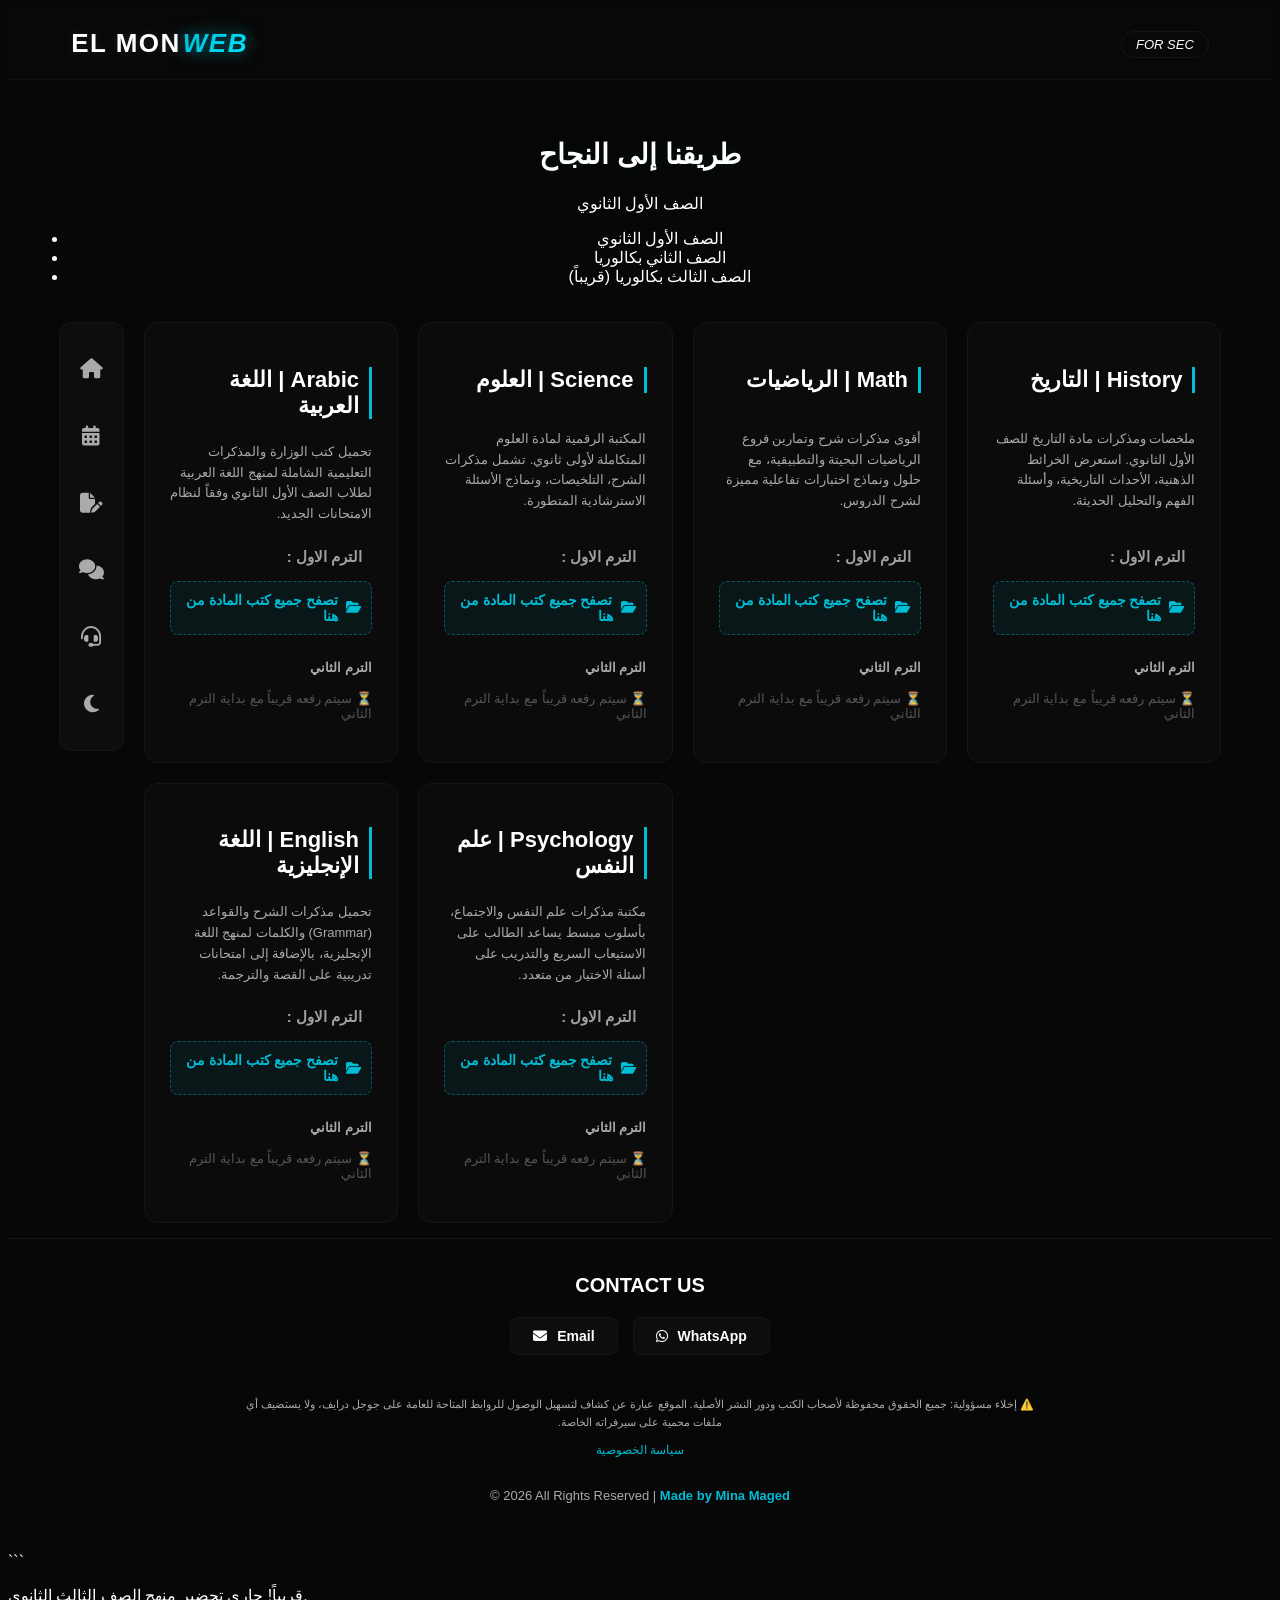
<file: index.html>
<!DOCTYPE html>
<html lang="en">

<head>
    <meta charset="UTF-8">
    <meta name="description" content="EL MON-WEB - Digital Educational Library">
    <link rel="stylesheet" href="./style.css">
    <link rel="stylesheet" href="https://cdnjs.cloudflare.com/ajax/libs/font-awesome/6.4.0/css/all.min.css">
    <meta name="viewport" content="width=device-width, initial-scale=1.0">
    <title> StudySmart | المنصة الشاملة لطلاب الصف الأول الثانوي </title>

    <!-- Google tag (gtag.js) -->
<script async src="https://www.googletagmanager.com/gtag/js?id=G-CDEY8RTEGP"></script>
<script>
  window.dataLayer = window.dataLayer || [];
  function gtag(){dataLayer.push(arguments);}
  gtag('js', new Date());

  gtag('config', 'G-CDEY8RTEGP');
</script>

    <link rel="icon" type="image/png" href="./favicon.png">

    <meta name="description"
        content="المكتبة الرقمية المتميزة لطلاب الصف الأول الثانوي - StudySmart | المنصة الشاملة لطلاب الصف الأول الثانوي. تحميل كتب الوزارة، أقوى مذكرات الشرح، التلخيصات، وجداول المذاكرة المقترحة مجاني.">
    <meta name="keywords"
        content="اولى ثانوي, الصف الاول الثانوي, كتب الوزارة, مذكرات أولى ثانوي, جدول مذاكرة, El Mon Web, المن ويب, الترم الثاني, تعليم ثانوي">
    <meta name="author" content="Mina Maged">

    <meta property="og:type" content="website">
    <meta property="og:title" content="EL MON-WEB | طريقنا إلى النجاح - أولى ثانوي">
    <meta property="og:description"
        content="المكتبة الرقمية الشاملة لطلاب أولى ثانوي. مذكرات وكتب الترم الثاني وجداول مذاكرة احترافية مجاناً.">
    <meta property="og:image" content="./favicon.png"> ```
</head>

<body>

    <header class="modern-header">
        <div class="logo premium-logo">
            <span class="logo-prefix">EL MON</span><span class="logo-suffix">WEB</span>
        </div>

        <!-- <div class="header-schedule-box">
            <a href="./grad 2/schu.html"
                class="schedule-btn" target="_blank">
                <i class="fa-solid fa-calendar-days"></i> جدول مذاكرة مقترح
            </a>
        </div> -->

        <div class="header-action">
            <span class="for-tag">for  sec</span>
        </div>
    </header>

    <div class="hero-title" id="hero">
        <h2 class="mota">طريقنا إلى النجاح</h2>
    <div class="custom-dropdown">
        <div class="dropdown-selected">الصف الأول الثانوي</div>
        <ul class="dropdown-options">
            <li data-url="index.html" class="active">الصف الأول الثانوي</li>
            <li data-url="grad 2/index.html" > الصف الثاني بكالوريا</li>
            <li data-url="#">الصف الثالث بكالوريا (قريباً)</li>
        </ul>
    </div>
    </div>
    
    <div id="custom-toast" class="toast">قريباً! جاري تحضير منهج الصف الثالث الثانوي.</div>

    <main class="main-layout">

        <aside id="sidebar">
            <a href="#hero" title="الرئيسيه">
                <i class="fa-solid fa-house"></i>
            </a>
        
            <a href="./schedule.html" title="جدول المذاكرة" target="_blank">
                <i class="fa-solid fa-calendar-days"></i>
            </a>
        
            <a href="./taskes.html"title="الملاحظات والمهام" target="_blank">
                <i class="fa-solid fa-file-pen"></i>
            </a>
        
            <a href="#contact" title="contact us">
                <i class="fa-solid fa-comments"></i>
            </a>
            <a href="https://wa.me/201148705202" target="_blank" title="الدعم">
                <i class="fa-solid fa-headset"></i>
            </a>
            <a href="#" id="theme-toggle" title="تغيير السمه">
                <i class="fa-solid fa-moon"></i>
            </a>
        </aside>

        <section id="home">

            <section class="subject-card aribc">
               
                <h2>Arabic | اللغة العربية</h2>
                <p class="subject-desc">تحميل كتب الوزارة والمذكرات التعليمية الشاملة لمنهج اللغة العربية لطلاب الصف
                    الأول الثانوي وفقاً لنظام الامتحانات الجديد.</p>
                <div class="card-body">
                     <h3>الترم الاول :</h3>
                    <a href="https://drive.google.com/drive/folders/1S8d9oDyVPdHER_FYDbCFl-GIc7I1bFqX?usp=sharing"
                        target="_blank" class="subject-drive-btn">
                        <i class="fa-solid fa-folder-open"></i> تصفح جميع كتب المادة من هنا
                    </a>

                    <h4>الترم الثاني</h4>
                    <ul>
                        <li><a href="#" class="disabled">⏳ سيتم رفعه قريباً مع بداية الترم الثاني</a></li>
                    </ul>
                </div>
            </section>

            <section class="subject-card science">
                <h2>Science | العلوم</h2>
                <p class="subject-desc">المكتبة الرقمية لمادة العلوم المتكاملة لأولى ثانوي. تشمل مذكرات الشرح،
                    التلخيصات، ونماذج الأسئلة الاسترشادية المتطورة.</p>
                <div class="card-body">
                      <h3>الترم الاول :</h3>
                    <a href="https://drive.google.com/drive/folders/1tBv2w7T6Qvu-SZraPEoXBm0xIuVHEqfo?usp=sharing"
                        target="_blank" class="subject-drive-btn">
                        <i class="fa-solid fa-folder-open"></i> تصفح جميع كتب المادة من هنا
                    </a>

                    <h4>الترم الثاني</h4>
                    <ul>
                        <li><a href="#" class="disabled">⏳ سيتم رفعه قريباً مع بداية الترم الثاني</a></li>
                    </ul>
                </div>
            </section>

            <section class="subject-card math">
                <h2>Math | الرياضيات</h2>
                <p class="subject-desc">أقوى مذكرات شرح وتمارين فروع الرياضيات البحيتة والتطبيقية، مع حلول ونماذج
                    اختبارات تفاعلية مميزة لشرح الدروس.</p>
                <div class="card-body">
                <h3>الترم الاول :</h3>

                    <a href="https://drive.google.com/drive/folders/1R8BwAC37WaNLr_p3EtfFnIJRnZXv4rF-?usp=sharing"
                        target="_blank" class="subject-drive-btn">
                        <i class="fa-solid fa-folder-open"></i> تصفح جميع كتب المادة من هنا
                    </a>

                    <h4>الترم الثاني</h4>
                    <ul>
                        <li><a href="#" class="disabled">⏳ سيتم رفعه قريباً مع بداية الترم الثاني</a></li>
                    </ul>
                </div>
            </section>

            <section class="subject-card history">
                <h2>History | التاريخ</h2>
                <p class="subject-desc">ملخصات ومذكرات مادة التاريخ للصف الأول الثانوي. استعرض الخرائط الذهنية، الأحداث
                    التاريخية، وأسئلة الفهم والتحليل الحديثة.</p>
                <div class="card-body">
                <h3>الترم الاول :</h3>

                    <a href="https://drive.google.com/drive/folders/1z_wqzhbZbp-ChkfDnxX2hk0_BHF_4tMf?usp=sharing"
                        target="_blank" class="subject-drive-btn">
                        <i class="fa-solid fa-folder-open"></i> تصفح جميع كتب المادة من هنا
                    </a>

                    <h4>الترم الثاني</h4>
                    <ul>
                        <li><a href="#" class="disabled">⏳ سيتم رفعه قريباً مع بداية الترم الثاني</a></li>
                    </ul>
                </div>
            </section>

            <section class="subject-card english">
                <h2>English | اللغة الإنجليزية</h2>
                <p class="subject-desc">تحميل مذكرات الشرح والقواعد (Grammar) والكلمات لمنهج اللغة الإنجليزية، بالإضافة
                    إلى امتحانات تدريبية على القصة والترجمة.</p>
                <div class="card-body">
                <h3>الترم الاول :</h3>

                    <a href="https://drive.google.com/drive/folders/1vN7RT-NjxLsbRhXnbjVa5dgYCPjCOaC5?usp=sharing"
                        target="_blank" class="subject-drive-btn">
                        <i class="fa-solid fa-folder-open"></i> تصفح جميع كتب المادة من هنا
                    </a>

                    <h4>الترم الثاني</h4>
                    <ul>
                        <li><a href="#" class="disabled">⏳ سيتم رفعه قريباً مع بداية الترم الثاني</a></li>
                    </ul>
                </div>
            </section>

            <section class="subject-card phseolagia">
                <h2>Psychology | علم النفس</h2>
                <p class="subject-desc">مكتبة مذكرات علم النفس والاجتماع، بأسلوب مبسط يساعد الطالب على الاستيعاب السريع
                    والتدريب على أسئلة الاختيار من متعدد.</p>
                <div class="card-body">
                <h3>الترم الاول :</h3>

                    <a href="https://drive.google.com/drive/folders/1xaOx70NMGOlpCIoR9EXhrTASKNrQBvsz?usp=sharing"
                        target="_blank" class="subject-drive-btn">
                        <i class="fa-solid fa-folder-open"></i> تصفح جميع كتب المادة من هنا
                    </a>

                    <h4>الترم الثاني</h4>
                    <ul>
                        <li><a href="#" class="disabled">⏳ سيتم رفعه قريباً مع بداية الترم الثاني</a></li>
                    </ul>
                </div>
            </section>

        </section>
    </main>

    <footer id="contact">
        <h5>contact us</h5>

        <div class="footer-contact">
            <a href="mailto:minawebd@gmail.com" class="contact-btn email-btn">
                <i class="fa-solid fa-envelope"></i>
                <span>Email</span>
            </a>

            <a href="https://wa.me/201148705202" target="_blank" class="contact-btn whatsapp-btn">
                <i class="fa-brands fa-whatsapp"></i>
                <span>WhatsApp</span>
            </a>
        </div>

        <div class="footer-disclaimer">
            <p class="disclaimer-text">
                ⚠️ إخلاء مسؤولية: جميع الحقوق محفوظة لأصحاب الكتب ودور النشر الأصلية. الموقع عبارة عن كشاف لتسهيل الوصول
                للروابط المتاحة للعامة على جوجل درايف، ولا يستضيف أي ملفات محمية على سيرفراته الخاصة.
            </p>
            <div class="policy-links">
                <a href="privacy.html" id="privacy-link" target="_blank">سياسة الخصوصية</a>
            </div>
        </div>

        <div class="content">
            <p>© 2026 All Rights Reserved | <span>Made by Mina Maged</span></p>
        </div>
    </footer>
    <script src="./script.js"></script>
</body>

</html>
</file>
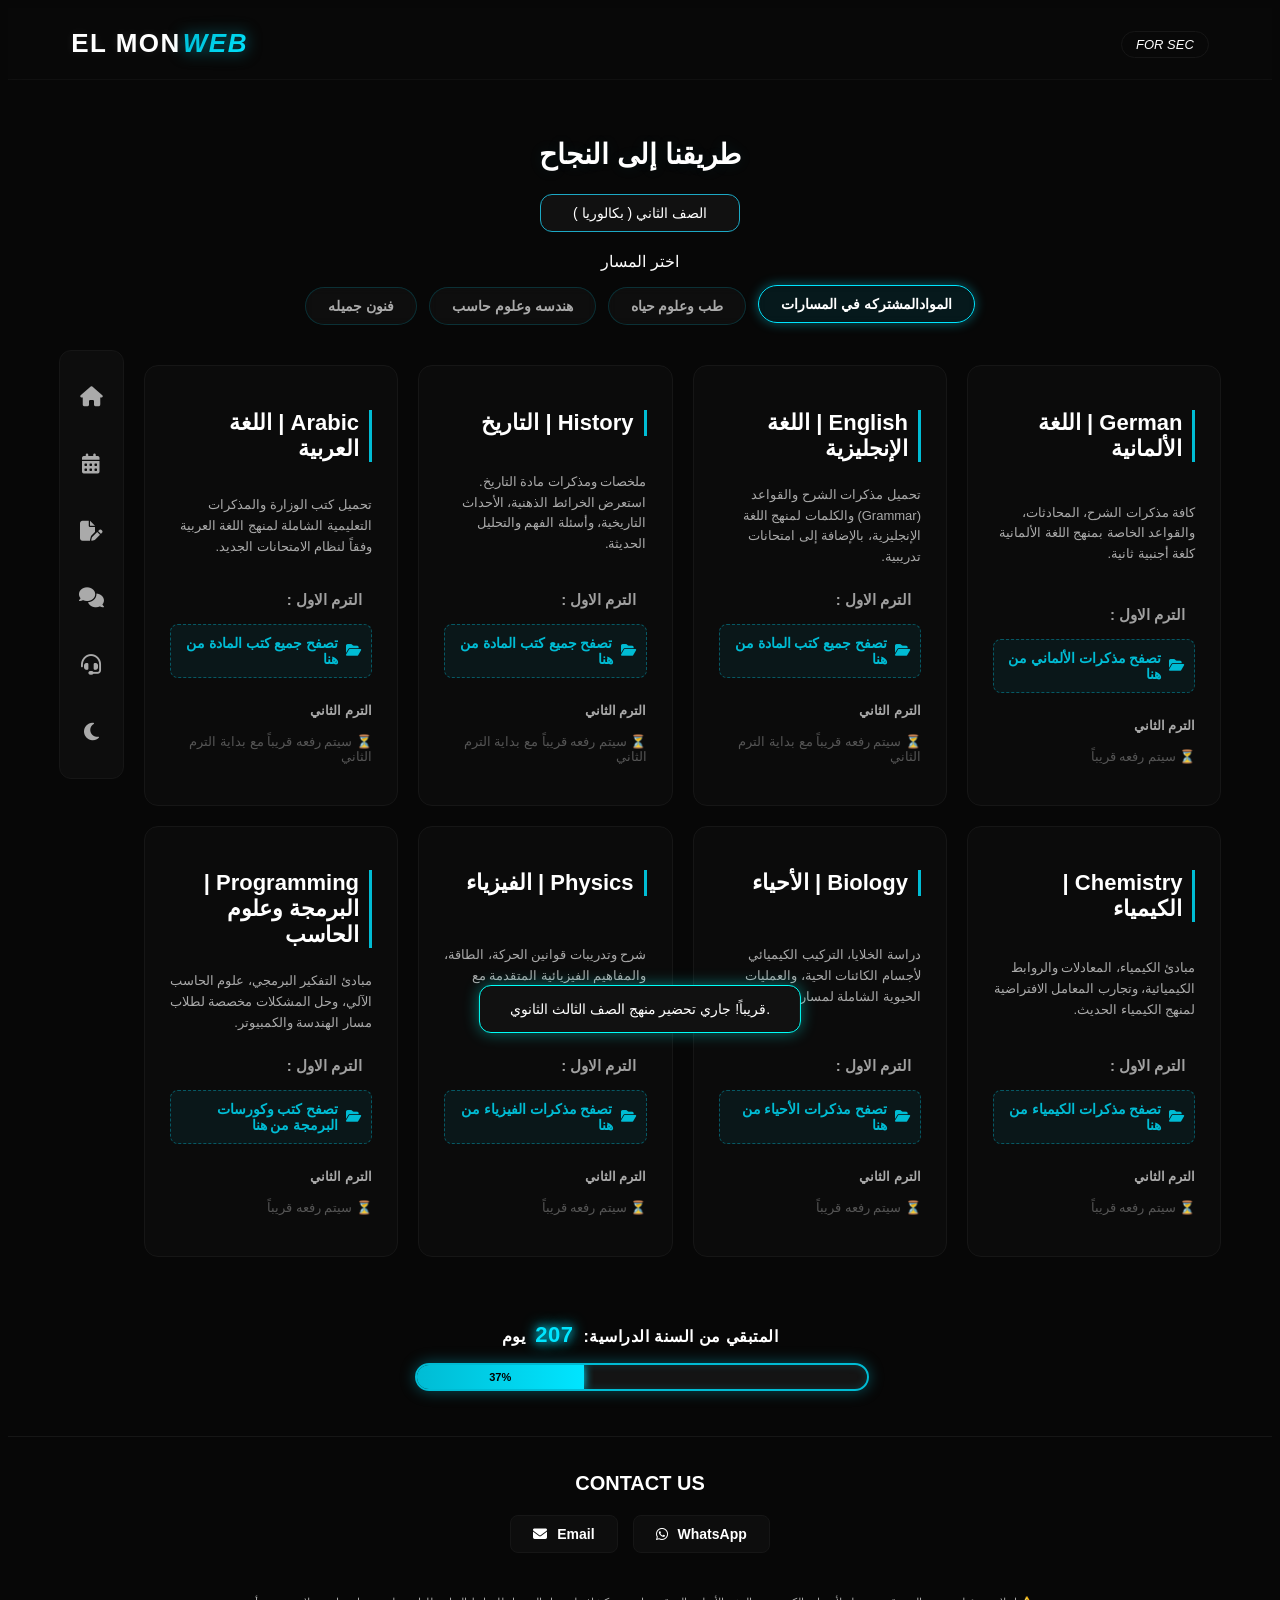
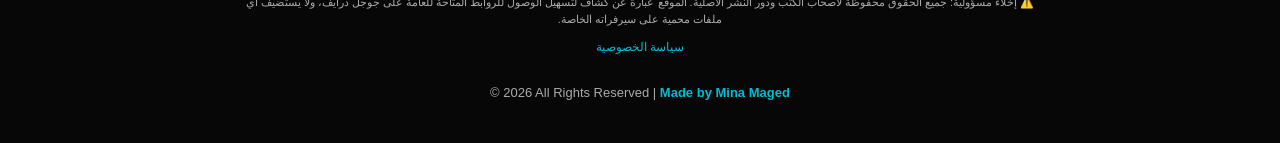
<file: grad 2/index.html>
<!DOCTYPE html>
<html lang="en">

<head>
    <meta charset="UTF-8">
    <meta name="description" content="EL MON-WEB - Digital Educational Library">
    <link rel="stylesheet" href="./style.css">
    <link rel="stylesheet" href="https://cdnjs.cloudflare.com/ajax/libs/font-awesome/6.4.0/css/all.min.css">
    <meta name="viewport" content="width=device-width, initial-scale=1.0">
    <title> StudySmart | المنصة الشاملة لطلاب الصف الأول الثانوي </title>

    <script async src="https://www.googletagmanager.com/gtag/js?id=G-CDEY8RTEGP"></script>
    <script>
        window.dataLayer = window.dataLayer || [];
        function gtag() { dataLayer.push(arguments); }
        gtag('js', new Date());
        gtag('config', 'G-CDEY8RTEGP');
    </script>

    <link class="favicon" rel="icon" type="image/png" href="./favicon.png">

    <meta name="description"
        content="المكتبة الرقمية المتميزة لطلاب الصف الأول الثانوي - StudySmart | المنصة الشاملة لطلاب الصف الأول الثانوي. تحميل كتب الوزارة، أقوى مذكرات الشرح، التلخيصات، وجداول المذاكرة المقترحة مجاني.">
    <meta name="keywords"
        content="اولى ثانوي, الصف الاول الثانوي, كتب الوزارة, مذكرات أولى ثانوي, جدول مذاكرة, El Mon Web, المن ويب, الترم الثاني, تعليم ثانوي">
    <meta name="author" content="Mina Maged">

    <meta property="og:type" content="website">
    <meta property="og:title" content="EL MON-WEB | طريقنا إلى النجاح - أولى ثانوي">
    <meta property="og:description"
        content="المكتبة الرقمية الشاملة لطلاب أولى ثانوي. مذكرات وكتب الترم الثاني وجداول مذاكرة احترافية مجاناً.">
    <meta property="og:image" content="./favicon.png">
</head>

<body>

    <header class="modern-header">
        <div class="logo premium-logo">
            <span class="logo-prefix">EL MON</span><span class="logo-suffix">WEB</span>
        </div>

        <!-- <div class="header-schedule-box">
            <a href="./schu.html"
                class="schedule-btn"  target="_blank">



                <i class="fa-solid fa-calendar-days"></i> جدول مذاكرة مقترح
            </a> -->
        </div>

        <div class="header-action">
            <span class="for-tag">for sec</span>
        </div>
    </header>

    <div class="hero-title" id="hero">
        <h2 class="mota">طريقنا إلى النجاح</h2>
        <div class="custom-dropdown">
            <div class="dropdown-selected"> الصف الثاني ( بكالوريا ) </div>
            <ul class="dropdown-options">
                <li data-url="../index.html">الصف الأول الثانوي</li>
                <li data-url="index.html" class="active">الصف الثاني الثانوي</li>
                <li data-url="#">الصف الثالث بكالوريا ( قريباَ )</li>
            </ul>
        </div>
        <p>اختر المسار</p>
        <div class="tracks-filter">

            <button class="track-btn active" data-filter="all"> الموادالمشتركه في المسارات</button>
            <button class="track-btn" data-filter="science">طب وعلوم حياه</button>
            <button class="track-btn" data-filter="math">هندسه وعلوم حاسب</button>
            <button class="track-btn" data-filter="literary">فنون جميله</button>
        </div>
    </div>

    <div id="custom-toast" class="toast">قريباً! جاري تحضير منهج الصف الثالث الثانوي.</div>

    <main class="main-layout">

<aside id="sidebar">
    <a href="#hero" title="الرئيسيه">
        <i class="fa-solid fa-house"></i>
    </a>

    <a href="../schedule.html" title="جدول المذاكرة"  target="_blank">
        <i class="fa-solid fa-calendar-days"></i>
    </a>

    <a href="../taskes.html" title="الملاحظات والمهام" target="_blank">
        <i class="fa-solid fa-file-pen"></i>
    </a>

    <a href="#contact" title="contact us">
        <i class="fa-solid fa-comments"></i>
    </a>
    <a href="https://wa.me/201148705202" target="_blank" title="الدعم">
        <i class="fa-solid fa-headset"></i>
    </a>
    <a href="#" id="theme-toggle" title="تغيير السمه">
        <i class="fa-solid fa-moon"></i>
    </a>
</aside>



        <section id="home">

            <section class="subject-card aribc" data-track="common">
                <h2>Arabic | اللغة العربية</h2>
                <p class="subject-desc">تحميل كتب الوزارة والمذكرات التعليمية الشاملة لمنهج اللغة العربية وفقاً لنظام
                    الامتحانات الجديد.</p>
                <div class="card-body">
                    <h3>الترم الاول :</h3>
                    <a href="#" target="_blank" class="subject-drive-btn">
                        <i class="fa-solid fa-folder-open"></i> تصفح جميع كتب المادة من هنا
                    </a>
                    <h4>الترم الثاني</h4>
                    <ul>
                        <li><a href="#" class="disabled">⏳ سيتم رفعه قريباً مع بداية الترم الثاني</a></li>
                    </ul>
                </div>
            </section>

            <section class="subject-card history" data-track="common">
                <h2>History | التاريخ</h2>
                <p class="subject-desc">ملخصات ومذكرات مادة التاريخ. استعرض الخرائط الذهنية، الأحداث التاريخية، وأسئلة
                    الفهم والتحليل الحديثة.</p>
                <div class="card-body">
                    <h3>الترم الاول :</h3>
                    <a href="#" target="_blank" class="subject-drive-btn">
                        <i class="fa-solid fa-folder-open"></i> تصفح جميع كتب المادة من هنا
                    </a>
                    <h4>الترم الثاني</h4>
                    <ul>
                        <li><a href="#" class="disabled">⏳ سيتم رفعه قريباً مع بداية الترم الثاني</a></li>
                    </ul>
                </div>
            </section>

            <section class="subject-card english" data-track="common">
                <h2>English | اللغة الإنجليزية</h2>
                <p class="subject-desc">تحميل مذكرات الشرح والقواعد (Grammar) والكلمات لمنهج اللغة الإنجليزية، بالإضافة
                    إلى امتحانات تدريبية.</p>
                <div class="card-body">
                    <h3>الترم الاول :</h3>
                    <a href="#" target="_blank" class="subject-drive-btn">
                        <i class="fa-solid fa-folder-open"></i> تصفح جميع كتب المادة من هنا
                    </a>
                    <h4>الترم الثاني</h4>
                    <ul>
                        <li><a href="#" class="disabled">⏳ سيتم رفعه قريباً مع بداية الترم الثاني</a></li>
                    </ul>
                </div>
            </section>

            <section class="subject-card german" data-track="literary">
                <h2>German | اللغة الألمانية</h2>
                <p class="subject-desc">كافة مذكرات الشرح، المحادثات، والقواعد الخاصة بمنهج اللغة الألمانية كلغة أجنبية
                    ثانية.</p>
                <div class="card-body">
                    <h3>الترم الاول :</h3>
                    <a href="#" target="_blank" class="subject-drive-btn">
                        <i class="fa-solid fa-folder-open"></i> تصفح مذكرات الألماني من هنا
                    </a>
                    <h4>الترم الثاني</h4>
                    <ul>
                        <li><a href="#" class="disabled">⏳ سيتم رفعه قريباً</a></li>
                    </ul>
                </div>
            </section>

            <section class="subject-card programming" data-track="math">
                <h2>Programming | البرمجة وعلوم الحاسب</h2>
                <p class="subject-desc">مبادئ التفكير البرمجي، علوم الحاسب الآلي، وحل المشكلات مخصصة لطلاب مسار الهندسة
                    والكمبيوتر.</p>
                <div class="card-body">
                    <h3>الترم الاول :</h3>
                    <a href="#" target="_blank" class="subject-drive-btn">
                        <i class="fa-solid fa-folder-open"></i> تصفح كتب وكورسات البرمجة من هنا
                    </a>
                    <h4>الترم الثاني</h4>
                    <ul>
                        <li><a href="#" class="disabled">⏳ سيتم رفعه قريباً</a></li>
                    </ul>
                </div>
            </section>

            <section class="subject-card physics" data-track=" math">
                <h2>Physics | الفيزياء</h2>
                <p class="subject-desc">شرح وتدريبات قوانين الحركة، الطاقة، والمفاهيم الفيزيائية المتقدمة مع أسئلة قياس
                    مستوى الفهم.</p>
                <div class="card-body">
                    <h3>الترم الاول :</h3>
                    <a href="#" target="_blank" class="subject-drive-btn">
                        <i class="fa-solid fa-folder-open"></i> تصفح مذكرات الفيزياء من هنا
                    </a>
                    <h4>الترم الثاني</h4>
                    <ul>
                        <li><a href="#" class="disabled">⏳ سيتم رفعه قريباً</a></li>
                    </ul>
                </div>
            </section>

            <section class="subject-card biology" data-track="science">
                <h2>Biology | الأحياء</h2>
                <p class="subject-desc">دراسة الخلايا، التركيب الكيميائي لأجسام الكائنات الحية، والعمليات الحيوية
                    الشاملة لمسار العلوم الطبية.</p>
                <div class="card-body">
                    <h3>الترم الاول :</h3>
                    <a href="#" target="_blank" class="subject-drive-btn">
                        <i class="fa-solid fa-folder-open"></i> تصفح مذكرات الأحياء من هنا
                    </a>
                    <h4>الترم الثاني</h4>
                    <ul>
                        <li><a href="#" class="disabled">⏳ سيتم رفعه قريباً</a></li>
                    </ul>
                </div>
            </section>

            <section class="subject-card chemistry" data-track="science">
                <h2>Chemistry | الكيمياء</h2>
                <p class="subject-desc">مبادئ الكيمياء، المعادلات والروابط الكيميائية، وتجارب المعامل الافتراضية لمنهج
                    الكيمياء الحديث.</p>
                <div class="card-body">
                    <h3>الترم الاول :</h3>
                    <a href="#" target="_blank" class="subject-drive-btn">
                        <i class="fa-solid fa-folder-open"></i> تصفح مذكرات الكيمياء من هنا
                    </a>
                    <h4>الترم الثاني</h4>
                    <ul>
                        <li><a href="#" class="disabled">⏳ سيتم رفعه قريباً</a></li>
                    </ul>
                </div>
            </section>

        </section>

        </section>

        <section class="progress">
            <div class="numsOfDays"></div>
            <div class="progress-bar-container">
                <div class="parsentprog"></div>
            </div>
        </section>

    </main>


    <footer id="contact">
        <h5>contact us</h5>
        <div class="footer-contact">
            <a href="mailto:minawebd@gmail.com" class="contact-btn email-btn">
                <i class="fa-solid fa-envelope"></i>
                <span>Email</span>
            </a>
            <a href="https://wa.me/201148705202" target="_blank" class="contact-btn whatsapp-btn">
                <i class="fa-brands fa-whatsapp"></i>
                <span>WhatsApp</span>
            </a>
        </div>
        <div class="footer-disclaimer">
            <p class="disclaimer-text">
                ⚠️ إخلاء مسؤولية: جميع الحقوق محفوظة لأصحاب الكتب ودور النشر الأصلية. الموقع عبارة عن كشاف لتسهيل الوصول
                للروابط المتاحة للعامة على جوجل درايف، ولا يستضيف أي ملفات محمية على سيرفراته الخاصة.
            </p>
            <div class="policy-links">
                <a href="privacy.html" id="privacy-link" target="_blank">سياسة الخصوصية</a>
            </div>
        </div>
        <div class="content">
            <p>© 2026 All Rights Reserved | <span>Made by Mina Maged</span></p>
        </div>
    </footer>

    <script src="./script.js"></script>
</body>

</html>
</file>
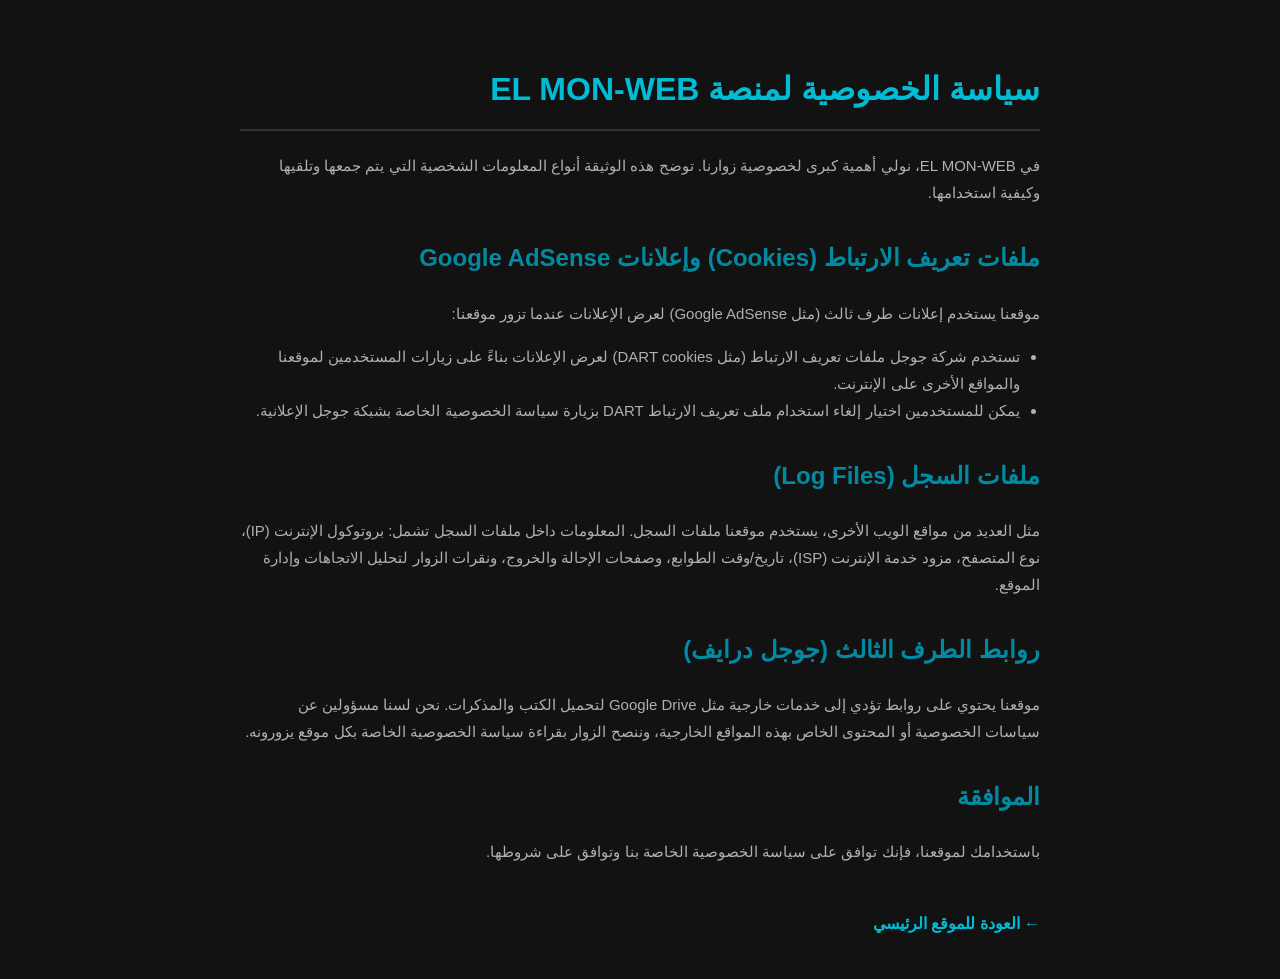
<file: privacy.html>
<!DOCTYPE html>
<html lang="ar" dir="rtl">

<head>
    <meta charset="UTF-8">
    <meta name="viewport" content="width=device-width, initial-scale=1.0">
    <title>سياسة الخصوصية - EL MON-WEB</title>
    <style>
        body {
            font-family: Arial, sans-serif;
            background-color: #121212;
            color: #e0e0e0;
            line-height: 1.8;
            padding: 40px 20px;
            max-width: 800px;
            margin: 0 auto;
        }

        h1 {
            color: #00bcd4;
            border-bottom: 2px solid #333;
            padding-bottom: 10px;
        }

        h2 {
            color: #008ba3;
            margin-top: 30px;
        }

        p,
        li {
            color: #b0b0b0;
            font-size: 15px;
        }

        ul {
            padding-right: 20px;
        }

        .back-btn {
            display: inline-block;
            margin-top: 30px;
            color: #00bcd4;
            text-decoration: none;
            font-weight: bold;
        }

        .back-btn:hover {
            text-decoration: underline;
        }
    </style>
</head>

<body>

    <h1>سياسة الخصوصية لمنصة EL MON-WEB</h1>
    <p>في EL MON-WEB، نولي أهمية كبرى لخصوصية زوارنا. توضح هذه الوثيقة أنواع المعلومات الشخصية التي يتم جمعها وتلقيها
        وكيفية استخدامها.</p>

    <h2>ملفات تعريف الارتباط (Cookies) وإعلانات Google AdSense</h2>
    <p>موقعنا يستخدم إعلانات طرف ثالث (مثل Google AdSense) لعرض الإعلانات عندما تزور موقعنا:</p>
    <ul>
        <li>تستخدم شركة جوجل ملفات تعريف الارتباط (مثل DART cookies) لعرض الإعلانات بناءً على زيارات المستخدمين لموقعنا
            والمواقع الأخرى على الإنترنت.</li>
        <li>يمكن للمستخدمين اختيار إلغاء استخدام ملف تعريف الارتباط DART بزيارة سياسة الخصوصية الخاصة بشبكة جوجل
            الإعلانية.</li>
    </ul>

    <h2>ملفات السجل (Log Files)</h2>
    <p>مثل العديد من مواقع الويب الأخرى، يستخدم موقعنا ملفات السجل. المعلومات داخل ملفات السجل تشمل: بروتوكول الإنترنت
        (IP)، نوع المتصفح، مزود خدمة الإنترنت (ISP)، تاريخ/وقت الطوابع، وصفحات الإحالة والخروج، ونقرات الزوار لتحليل
        الاتجاهات وإدارة الموقع.</p>

    <h2>روابط الطرف الثالث (جوجل درايف)</h2>
    <p>موقعنا يحتوي على روابط تؤدي إلى خدمات خارجية مثل Google Drive لتحميل الكتب والمذكرات. نحن لسنا مسؤولين عن سياسات
        الخصوصية أو المحتوى الخاص بهذه المواقع الخارجية، وننصح الزوار بقراءة سياسة الخصوصية الخاصة بكل موقع يزورونه.</p>

    <h2>الموافقة</h2>
    <p>باستخدامك لموقعنا، فإنك توافق على سياسة الخصوصية الخاصة بنا وتوافق على شروطها.</p>

    <a href="index.html" class="back-btn">← العودة للموقع الرئيسي</a>

</body>

</html>
</file>
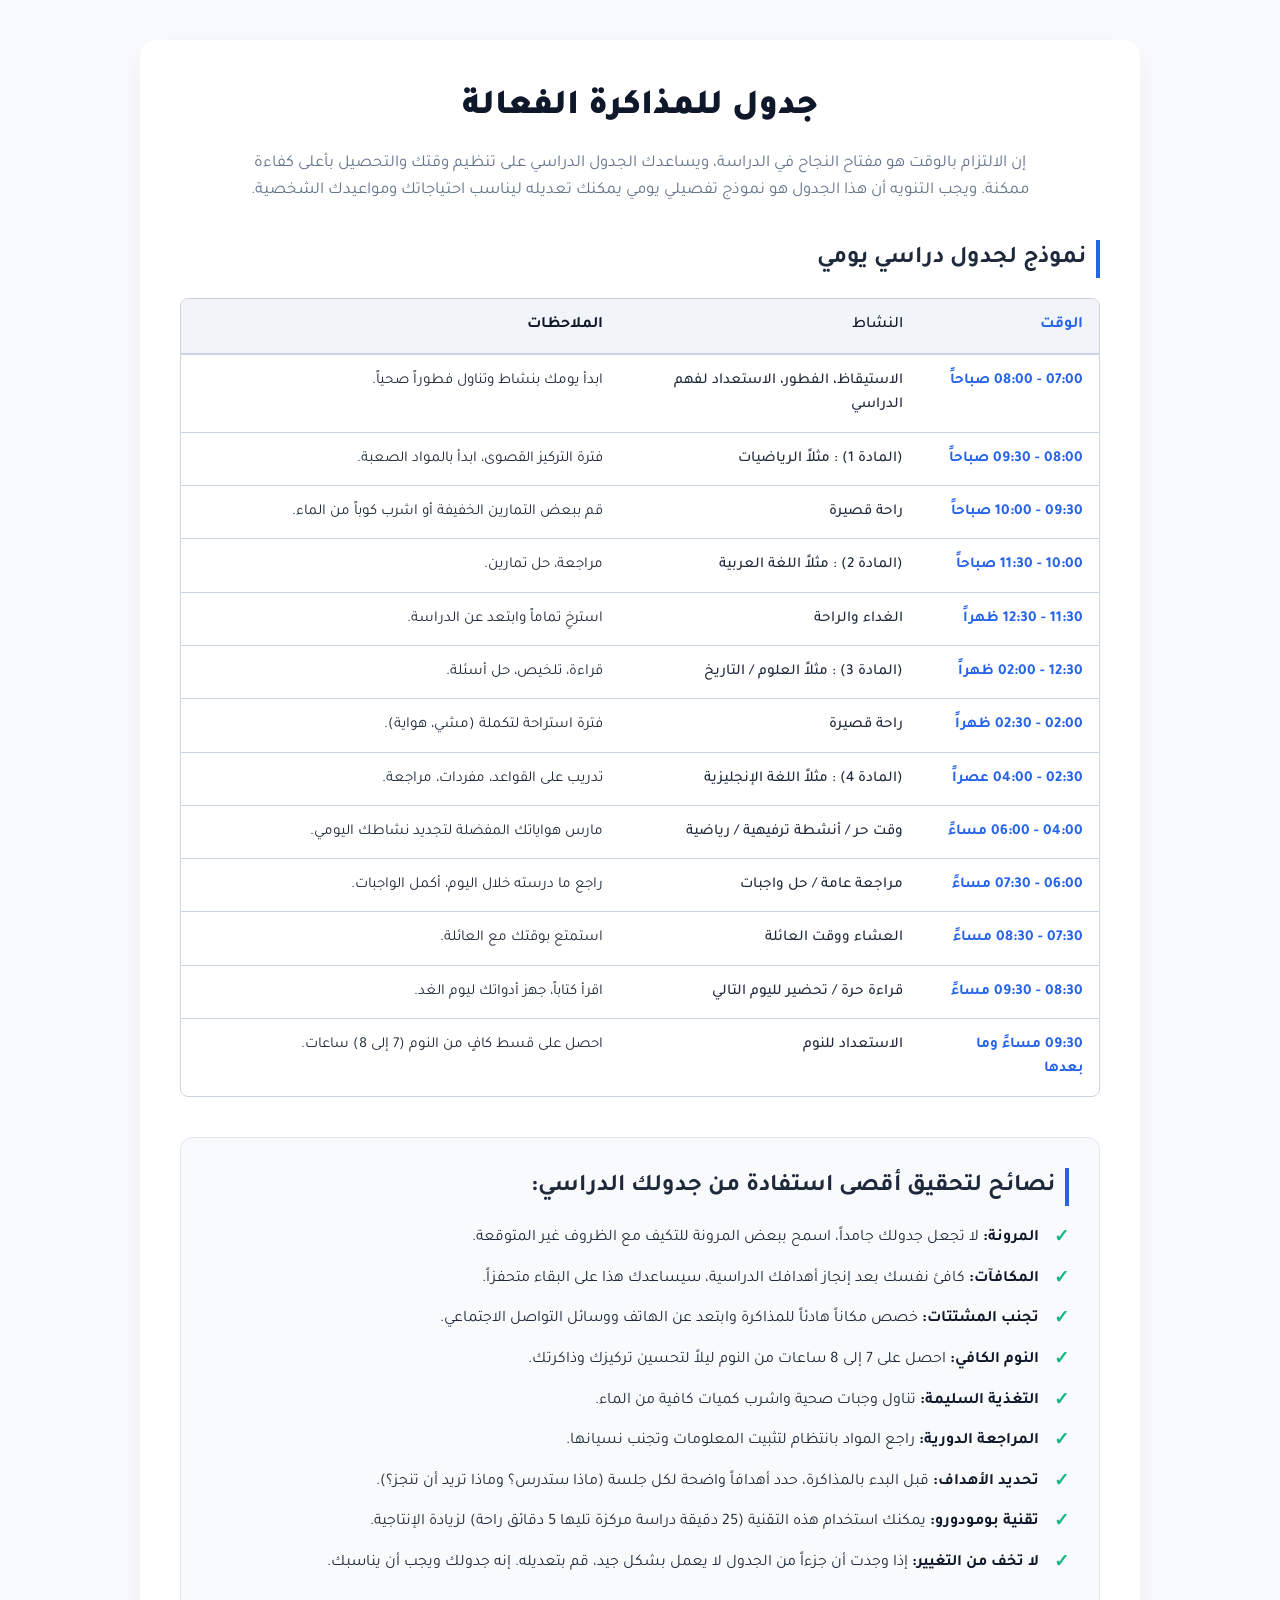
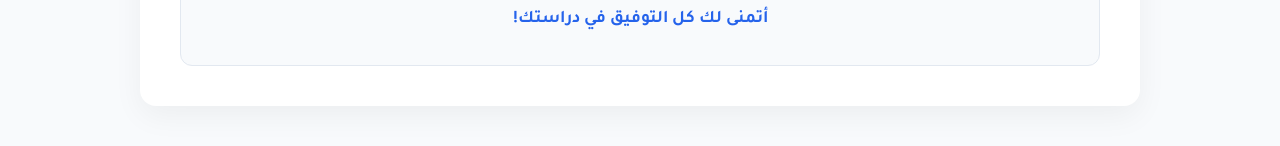
<file: schedule.html>
<!DOCTYPE html>
<html lang="ar" dir="rtl">

<head>
    <meta charset="UTF-8">
    <meta name="viewport" content="width=device-width, initial-scale=1.0">
    <title>جدول للمذاكرة الفعالة</title>
    <style>
        @import url('https://fonts.googleapis.com/css2?family=Tajawal:wght@400;500;700;900&display=swap');

        :root {
            --primary: #2563eb;
            --primary-light: #eff6ff;
            --background: #f8fafc;
            --surface: #ffffff;
            --text-main: #1e293b;
            --text-muted: #64748b;
            --border: #cbd5e1;
        }

        * {
            box-sizing: border-box;
            margin: 0;
            padding: 0;
        }

        body {
            font-family: 'Tajawal', sans-serif;
            background-color: var(--background);
            color: var(--text-main);
            padding: 40px 20px;
            line-height: 1.6;
        }

        .container {
            max-width: 1000px;
            margin: 0 auto;
            background: var(--surface);
            padding: 40px;
            border-radius: 16px;
            box-shadow: 0 10px 30px rgba(0, 0, 0, 0.05);
        }

        h1 {
            font-size: 2.2rem;
            font-weight: 900;
            color: #0f172a;
            text-align: center;
            margin-bottom: 15px;
        }

        .intro-text {
            text-align: center;
            color: var(--text-muted);
            max-width: 800px;
            margin: 0 auto 35px auto;
            font-size: 1.05rem;
        }

        h2 {
            font-size: 1.5rem;
            color: #1e293b;
            margin-bottom: 20px;
            border-right: 4px solid var(--primary);
            padding-right: 10px;
        }

        /* تنسيق الجدول */
        .table-container {
            width: 100%;
            overflow-x: auto;
            margin-bottom: 40px;
            border-radius: 8px;
            border: 1px solid var(--border);
        }

        table {
            width: 100%;
            border-collapse: collapse;
            text-align: right;
            min-width: 600px;
        }

        th {
            background-color: #f1f5f9;
            color: #0f172a;
            font-weight: 700;
            padding: 14px 16px;
            border-bottom: 2px solid var(--border);
        }

        td {
            padding: 14px 16px;
            border-bottom: 1px solid var(--border);
            font-size: 0.95rem;
            vertical-align: top;
        }

        tr:last-child td {
            border-bottom: none;
        }

        /* التحكم بالخلايا للشاشات الكبيرة */
        .col-time {
            width: 180px;
            font-weight: 700;
            color: var(--primary);
        }

        .col-activity {
            width: 300px;
            font-weight: 500;
        }

        /* قسم النصائح */
        .tips-section {
            background-color: #f8fafc;
            padding: 30px;
            border-radius: 12px;
            border: 1px solid #e2e8f0;
        }

        .tips-list {
            list-style: none;
        }

        .tips-list li {
            position: relative;
            padding-right: 30px;
            margin-bottom: 15px;
            font-size: 1rem;
        }

        .tips-list li::before {
            content: "✓";
            position: absolute;
            right: 0;
            top: 0;
            color: #10b981;
            font-weight: bold;
            font-size: 1.1rem;
        }

        .tips-list li strong {
            color: #0f172a;
        }

        .footer-wish {
            text-align: center;
            font-weight: 700;
            color: var(--primary);
            margin-top: 30px;
            font-size: 1.1rem;
        }

        /* تحويل الجدول إلى بطاقات مرنة ومريحة على الموبايل */
        @media (max-width: 768px) {
            body {
                padding: 15px 10px;
            }

            .container {
                padding: 20px 15px;
                border-radius: 12px;
            }

            h1 {
                font-size: 1.6rem;
            }

            /* إخفاء رأس الجدول */
            table thead {
                display: none;
            }

            /* تحويل عناصر الجدول إلى عناصر كتلية */
            table,
            tbody,
            tr,
            td {
                display: block;
                width: 100%;
            }

            /* تنسيق بطاقة الفترة الزمنية */
            table tr {
                background: #ffffff;
                border: 1px solid var(--border);
                border-radius: 12px;
                margin-bottom: 15px;
                padding: 15px;
                box-shadow: 0 2px 4px rgba(0, 0, 0, 0.02);
            }

            table td {
                border: none;
                padding: 6px 0;
                font-size: 0.95rem;
                text-align: right;
            }

            /* تمييز وقت الفترة وتكبيره */
            .col-time {
                font-size: 1.05rem;
                color: var(--primary);
                display: block;
                margin-bottom: 5px;
            }

            /* إضافة نصوص توضيحية جانبية قبل النشاط والملاحظات للموبايل فقط */
            .col-activity::before {
                content: "النشاط: ";
                font-weight: 700;
                color: var(--text-muted);
            }

            table td:last-child::before {
                content: "ملاحظة: ";
                font-weight: 700;
                color: var(--text-muted);
            }

            .tips-section {
                padding: 20px 15px;
            }
        }
    </style>
</head>

<body>

    <div class="container">
        <h1>جدول للمذاكرة الفعالة</h1>
        <p class="intro-text">إن الالتزام بالوقت هو مفتاح النجاح في الدراسة، ويساعدك الجدول الدراسي على تنظيم وقتك
            والتحصيل بأعلى كفاءة ممكنة. ويجب التنويه أن هذا الجدول هو نموذج تفصيلي يومي يمكنك تعديله ليناسب احتياجاتك
            ومواعيدك الشخصية.</p>

        <h2>نموذج لجدول دراسي يومي</h2>

        <div class="table-container">
            <table>
                <thead>
                    <tr>
                        <th class="col-time">الوقت</th>
                        <th class="col-activity">النشاط</th>
                        <th>الملاحظات</th>
                    </tr>
                </thead>
                <tbody>
                    <tr>
                        <td class="col-time">07:00 - 08:00 صباحاً</td>
                        <td class="col-activity">الاستيقاظ، الفطور، الاستعداد لفهم الدراسي</td>
                        <td>ابدأ يومك بنشاط وتناول فطوراً صحياً.</td>
                    </tr>
                    <tr>
                        <td class="col-time">08:00 - 09:30 صباحاً</td>
                        <td class="col-activity">(المادة 1) : مثلاً الرياضيات</td>
                        <td>فترة التركيز القصوى، ابدأ بالمواد الصعبة.</td>
                    </tr>
                    <tr>
                        <td class="col-time">09:30 - 10:00 صباحاً</td>
                        <td class="col-activity">راحة قصيرة</td>
                        <td>قم ببعض التمارين الخفيفة أو اشرب كوباً من الماء.</td>
                    </tr>
                    <tr>
                        <td class="col-time">10:00 - 11:30 صباحاً</td>
                        <td class="col-activity">(المادة 2) : مثلاً اللغة العربية</td>
                        <td>مراجعة، حل تمارين.</td>
                    </tr>
                    <tr>
                        <td class="col-time">11:30 - 12:30 ظهراً</td>
                        <td class="col-activity">الغداء والراحة</td>
                        <td>استرخِ تماماً وابتعد عن الدراسة.</td>
                    </tr>
                    <tr>
                        <td class="col-time">12:30 - 02:00 ظهراً</td>
                        <td class="col-activity">(المادة 3) : مثلاً العلوم / التاريخ</td>
                        <td>قراءة، تلخيص، حل أسئلة.</td>
                    </tr>
                    <tr>
                        <td class="col-time">02:00 - 02:30 ظهراً</td>
                        <td class="col-activity">راحة قصيرة</td>
                        <td>فترة استراحة لتكملة (مشي، هواية).</td>
                    </tr>
                    <tr>
                        <td class="col-time">02:30 - 04:00 عصراً</td>
                        <td class="col-activity">(المادة 4) : مثلاً اللغة الإنجليزية</td>
                        <td>تدريب على القواعد، مفردات، مراجعة.</td>
                    </tr>
                    <tr>
                        <td class="col-time">04:00 - 06:00 مساءً</td>
                        <td class="col-activity">وقت حر / أنشطة ترفيهية / رياضية</td>
                        <td>مارس هواياتك المفضلة لتجديد نشاطك اليومي.</td>
                    </tr>
                    <tr>
                        <td class="col-time">06:00 - 07:30 مساءً</td>
                        <td class="col-activity">مراجعة عامة / حل واجبات</td>
                        <td>راجع ما درسته خلال اليوم، أكمل الواجبات.</td>
                    </tr>
                    <tr>
                        <td class="col-time">07:30 - 08:30 مساءً</td>
                        <td class="col-activity">العشاء ووقت العائلة</td>
                        <td>استمتع بوقتك مع العائلة.</td>
                    </tr>
                    <tr>
                        <td class="col-time">08:30 - 09:30 مساءً</td>
                        <td class="col-activity">قراءة حرة / تحضير لليوم التالي</td>
                        <td>اقرأ كتاباً، جهز أدواتك ليوم الغد.</td>
                    </tr>
                    <tr>
                        <td class="col-time">09:30 مساءً وما بعدها</td>
                        <td class="col-activity">الاستعداد للنوم</td>
                        <td>احصل على قسط كافٍ من النوم (7 إلى 8) ساعات.</td>
                    </tr>
                </tbody>
            </table>
        </div>

        <div class="tips-section">
            <h2>نصائح لتحقيق أقصى استفادة من جدولك الدراسي:</h2>
            <ul class="tips-list">
                <li><strong>المرونة:</strong> لا تجعل جدولك جامداً، اسمح ببعض المرونة للتكيف مع الظروف غير المتوقعة.
                </li>
                <li><strong>المكافآت:</strong> كافئ نفسك بعد إنجاز أهدافك الدراسية، سيساعدك هذا على البقاء متحفزاً.</li>
                <li><strong>تجنب المشتتات:</strong> خصص مكاناً هادئاً للمذاكرة وابتعد عن الهاتف ووسائل التواصل
                    الاجتماعي.</li>
                <li><strong>النوم الكافي:</strong> احصل على 7 إلى 8 ساعات من النوم ليلاً لتحسين تركيزك وذاكرتك.</li>
                <li><strong>التغذية السليمة:</strong> تناول وجبات صحية واشرب كميات كافية من الماء.</li>
                <li><strong>المراجعة الدورية:</strong> راجع المواد بانتظام لتثبيت المعلومات وتجنب نسيانها.</li>
                <li><strong>تحديد الأهداف:</strong> قبل البدء بالمذاكرة، حدد أهدافاً واضحة لكل جلسة (ماذا ستدرس؟ وماذا
                    تريد أن تنجز؟).</li>
                <li><strong>تقنية بومودورو:</strong> يمكنك استخدام هذه التقنية (25 دقيقة دراسة مركزة تليها 5 دقائق راحة)
                    لزيادة الإنتاجية.</li>
                <li><strong>لا تخف من التغيير:</strong> إذا وجدت أن جزءاً من الجدول لا يعمل بشكل جيد، قم بتعديله. إنه
                    جدولك ويجب أن يناسبك.</li>
            </ul>
            <p class="footer-wish">أتمنى لك كل التوفيق في دراستك!</p>
        </div>
    </div>

</body>

</html>
</file>
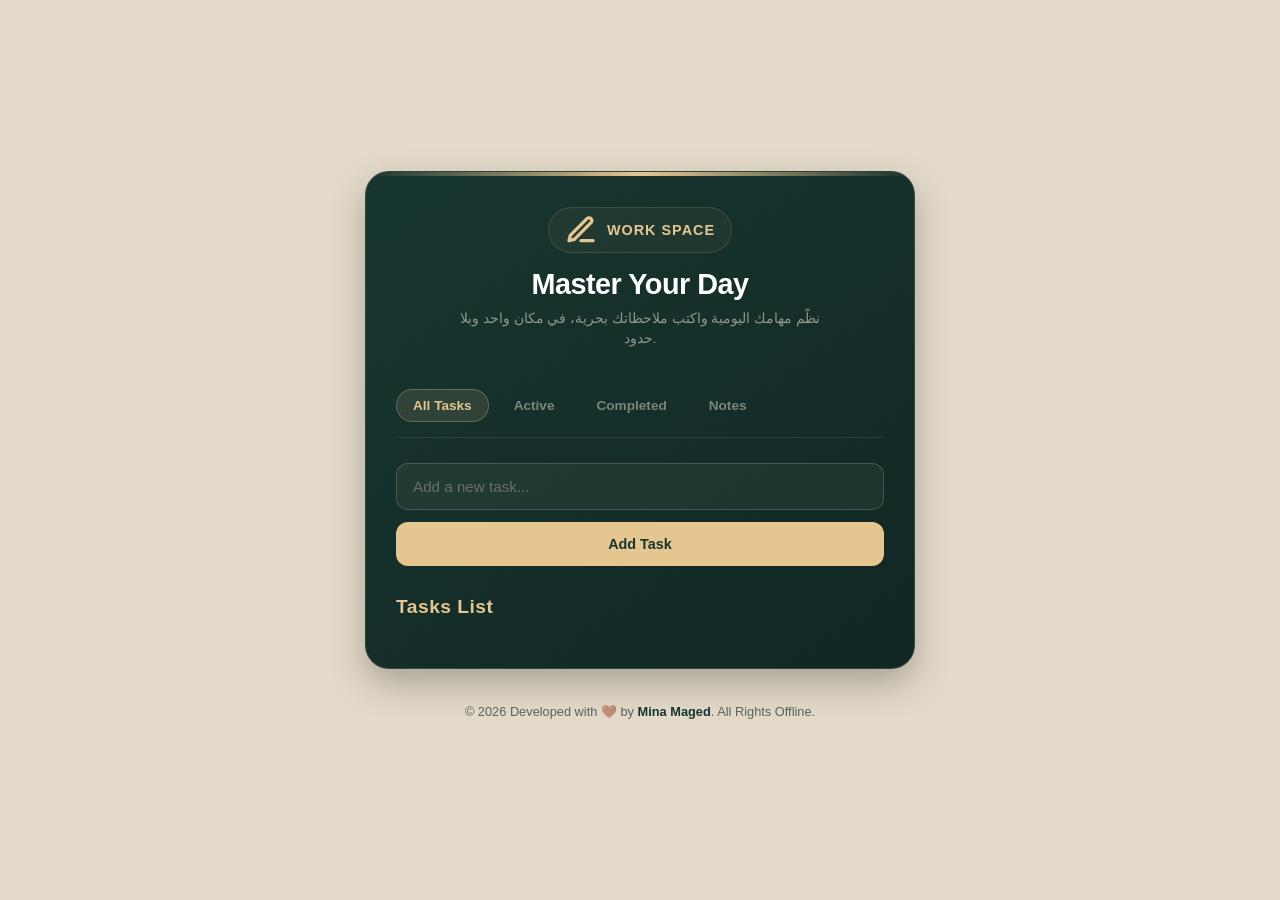
<file: taskes.html>
<!DOCTYPE html>
<html lang="en">

<head>
    <meta charset="UTF-8">

    <meta name="viewport" content="width=device-width, initial-scale=1.0">

    <title>ToDo List</title>
    <style>
    /* =============1. Reset & Global Styles ========== */
*,
*::before,
*::after {
  box-sizing: border-box;
  margin: 0;
  padding: 0;
}

:root {
  --dark-green: #183630;
  --card-bg: #112723; 
  --off-white: #e3dac9; 
  --gold-accent: #e5c690; 
  --gold-hover: #d4b37b; 

  /* نصوص وظلال */
  --text-light: #e3dac9;
  --text-dark: #183630;
  --shadow: 0 15px 35px rgba(0, 0, 0, 0.25);
  --transition: all 0.3s cubic-bezier(0.4, 0, 0.2, 1);
}

body {
  font-family: "Segoe UI", Tahoma, Geneva, Verdana, sans-serif;
  background-color: var(--off-white);
  color: var(--text-dark);
  min-height: 100vh;
  padding: 40px 20px;
  display: flex;
  justify-content: center;
  align-items: center;
}

/* ==============2. Layout Container (.container & .content)  =============== */
.container {
  width: 100%;
  max-width: 550px;
  display: flex;
  flex-direction: column;
  gap: 25px; 
}

.content {
  background-color: var(--dark-green);
  background-image: linear-gradient(145deg, var(--dark-green), var(--card-bg));
  color: var(--text-light);
  width: 100%;
  padding: 35px 30px;
  border-radius: 24px;
  box-shadow: var(--shadow);
  border: 1px solid rgba(229, 198, 144, 0.15); /* إطار ذهبي شفاف ونحيف */
  position: relative;
  overflow: hidden;
}

/* خط تزييني علوي يعزز المظهر الفخم */
.content::before {
  content: "";
  position: absolute;
  top: 0;
  left: 0;
  right: 0;
  height: 4px;
  background: linear-gradient(
    90deg,
    transparent,
    var(--gold-accent),
    transparent
  );
}

/* ==========================================================================
   3. Hero Section & Logo Styles
   ========================================================================== */
.hero-section {
  text-align: center;
  margin-bottom: 30px;
  padding-bottom: 10px;
}

.logo {
  display: inline-flex;
  align-items: center;
  gap: 10px;
  background-color: rgba(229, 198, 144, 0.05);
  padding: 6px 16px;
  border-radius: 50px;
  border: 1px solid rgba(229, 198, 144, 0.15);
  margin-bottom: 15px;
}

.logo span {
  font-size: 0.9rem;
  font-weight: 700;
  color: var(--gold-accent);
  letter-spacing: 1px;
  text-transform: uppercase;
}

.hero-section h1 {
  font-size: 1.8rem;
  font-weight: 800;
  color: #fff;
  margin-bottom: 8px;
  letter-spacing: -0.5px;
}

.hero-section p {
  font-size: 0.85rem;
  color: rgba(227, 218, 201, 0.6);
  line-height: 1.5;
  max-width: 380px;
  margin: 0 auto;
}

/* ==========================================================================
   4. Header Filters (.links-of-header)
   ========================================================================== */
.links-of-header {
  display: flex;
  gap: 8px;
  margin-bottom: 25px;
  border-bottom: 1px solid rgba(227, 218, 201, 0.1);
  padding-bottom: 15px;
}

.filter-btn {
  background: transparent;
  border: 1px solid transparent;
  color: rgba(227, 218, 201, 0.5);
  padding: 8px 16px;
  font-size: 0.85rem;
  font-weight: 600;
  border-radius: 30px;
  cursor: pointer;
  transition: var(--transition);
}

.filter-btn:hover {
  color: var(--gold-accent);
}

.filter-btn.active {
  background-color: rgba(229, 198, 144, 0.12);
  border-color: rgba(229, 198, 144, 0.3);
  color: var(--gold-accent);
}

/* ==========================================================================
   5. Inputs Section (.inputs-section)
   ========================================================================== */
.inputs-section {
  display: flex;
  flex-direction: column; 
  gap: 12px;
  margin-bottom: 30px;
}

#task-input, #note-input {
  width: 100%;
  background-color: rgba(227, 218, 201, 0.06);
  border: 1px solid rgba(227, 218, 201, 0.2);
  padding: 14px 16px;
  border-radius: 12px;
  color: var(--text-light);
  font-size: 0.95rem;
  outline: none;
  font-family: inherit;
  transition: var(--transition);
}

#task-input:focus, #note-input:focus {
  border-color: var(--gold-accent);
  background-color: rgba(227, 218, 201, 0.12);
  box-shadow: 0 0 10px rgba(229, 198, 144, 0.05);
}

#task-input::placeholder, #note-input::placeholder {
  color: rgba(227, 218, 201, 0.35);
}

#add-task-btn {
  background-color: var(--gold-accent);
  color: var(--text-dark);
  border: none;
  font-size: 0.9rem;
  font-weight: 700;
  border-radius: 12px;
  cursor: pointer;
  transition: var(--transition);
  padding: 14px 22px;
  width: 100%;
}

#add-task-btn:hover {
  background-color: var(--gold-hover);
  transform: translateY(-1px);
}

#add-task-btn:active {
  transform: translateY(1px);
}

/* ==========================================================================
   6. Body & Lists Container (.body, .tasks, .notes)
   ========================================================================== */
.body h2 {
  font-size: 1.2rem;
  font-weight: 600;
  color: var(--gold-accent);
  margin-bottom: 15px;
  letter-spacing: 0.5px;
}

.tasks, .notes {
  display: flex;
  flex-direction: column;
  gap: 12px;
  max-height: 320px;
  overflow-y: auto;
  padding-right: 4px;
}

/* سكرول بار ناعم ومتناسق */
.tasks::-webkit-scrollbar, .notes::-webkit-scrollbar {
  width: 4px;
}
.tasks::-webkit-scrollbar-thumb, .notes::-webkit-scrollbar-thumb {
  background: rgba(227, 218, 201, 0.15);
  border-radius: 10px;
}

/* ==========================================================================
   7. Dynamic Items (Tasks & Notes)
   ========================================================================== */
.task-item, .note-item {
  background-color: rgba(227, 218, 201, 0.04);
  border: 1px solid rgba(227, 218, 201, 0.08);
  padding: 14px 16px;
  border-radius: 14px;
  display: flex;
  align-items: center;
  justify-content: space-between;
  transition: var(--transition);
  animation: fadeIn 0.3s ease-out forwards;
}

.note-item {
  background-color: rgba(229, 198, 144, 0.03); /* تلميحة ذهبية خفيفة للملاحظات */
  border: 1px solid rgba(229, 198, 144, 0.1);
}

.task-item:hover, .note-item:hover {
  background-color: rgba(227, 218, 201, 0.07);
  border-color: rgba(229, 198, 144, 0.25);
  transform: translateY(-1px);
}

.task-left {
  display: flex;
  align-items: center;
  gap: 12px;
  flex: 1;
}

/* التشيك بوكس الفخم */
.custom-checkbox {
  width: 18px;
  height: 18px;
  border: 2px solid var(--gold-accent);
  border-radius: 5px;
  cursor: pointer;
  display: flex;
  align-items: center;
  justify-content: center;
  transition: var(--transition);
}

.task-item.completed .custom-checkbox {
  background-color: var(--gold-accent);
}

.custom-checkbox::after {
  content: "✓";
  font-size: 11px;
  color: var(--text-dark);
  font-weight: bold;
  display: none;
}

.task-item.completed .custom-checkbox::after {
  display: block;
}

.task-text, .note-text {
  font-size: 0.95rem;
  color: var(--text-light);
  transition: var(--transition);
  word-break: break-word;
}

.note-text {
  color: #e3dac9e0;
  flex: 1;
}

.task-item.completed .task-text {
  color: rgba(227, 218, 201, 0.35);
  text-decoration: line-through;
}

/* زر الحذف */
.delete-btn {
  background: transparent;
  border: none;
  color: rgba(227, 218, 201, 0.4);
  cursor: pointer;
  font-size: 1.3rem;
  line-height: 1;
  padding: 2px 6px;
  border-radius: 6px;
  transition: var(--transition);
}

.delete-btn:hover {
  color: #ff6b6b;
  background-color: rgba(255, 107, 107, 0.1);
}

/* أنيميشن دخول العناصر */
@keyframes fadeIn {
  from {
    opacity: 0;
    transform: translateY(8px);
  }
  to {
    opacity: 1;
    transform: translateY(0);
  }
}

/* ==========================================================================
   8. Main Footer Styles
   ========================================================================== */
.main-footer {
  text-align: center;
  padding: 10px 0;
}

.main-footer p {
  font-size: 0.8rem;
  color: rgba(24, 54, 48, 0.7);
  font-weight: 500;
}

.main-footer span {
  color: var(--dark-green);
  font-weight: 700;
}

/* ==========================================================================
   9. Media Queries for Mobile Responsiveness (تحديث الموبايل)
   ========================================================================== */
@media screen and (max-width: 480px) {
  body {
    padding: 0;
  }

  .container {
    max-width: 100%;
    gap: 0; 
  }

  .content {
    border-radius: 0;
    min-height: 100vh; 
    padding: 30px 20px 100px 20px; 
    display: flex;
    flex-direction: column;
  }


  .main-footer {
    margin-top: auto; 
    padding-top: 30px;
  }
  footer{
    background-color: #817f7be0;
  }

  .main-footer p {
    color: rgba(255, 255, 255, 0.907);
  }

  .main-footer span {
    color: var(--gold-accent);
  }

  .links-of-header {
    justify-content: space-between;
    gap: 4px;
  }

  .filter-btn {
    padding: 6px 10px;
    font-size: 0.75rem;
    flex: 1;
    text-align: center;
  }

  .hero-section h1 {
    font-size: 1.6rem;
  }
  
  .hero-section p {
    font-size: 0.8rem;
  }
}</style>

</head>

<body>
    <div class="container">
        <div class="content">

            <div class="hero-section">
                <div class="logo">
                    <svg width="32" height="32" viewBox="0 0 24 24" fill="none" stroke="#E5C690" stroke-width="2.5"
                        stroke-linecap="round" stroke-linejoin="round">
                        <path d="M12 20h9"></path>
                        <path d="M16.5 3.5a2.121 2.121 0 0 1 3 3L7 19l-4 1 1-4L16.5 3.5z"></path>
                    </svg>
                    <span>WORK Space</span>
                </div>
                <h1>Master Your Day</h1>
                <p>نظّم مهامك اليومية واكتب ملاحظاتك بحرية، في مكان واحد وبلا حدود.</p>
            </div>

            <div class="links-of-header">
                <button class="filter-btn active" id="all-tasks">All Tasks</button>
                <button class="filter-btn" id="pending-tasks">Active</button>
                <button class="filter-btn" id="completed-tasks">Completed</button>
                <button class="filter-btn" id="notes-tab">Notes</button>
            </div>

            <div class="inputs-section">
                <input type="text" id="task-input" placeholder="Add a new task...">
                <textarea id="note-input" placeholder="Write your note here..."
                    style="display: none; width: 100%; height: 120px; resize: none;"></textarea>
                <button id="add-task-btn">Add Task</button>
            </div>

            <div class="body" id="tasks-wrapper">
                <h2>Tasks List</h2>
                <div class="tasks" id="tasks-container"></div>
            </div>

            <div class="body" id="notes-wrapper" style="display: none;">
                <h2>Notes List</h2>
                <div class="notes" id="notes-container"></div>
            </div>
        </div>

        <footer class="main-footer">
            <p>&copy; 2026 Developed with 🤎 by <span>Mina Maged</span>. All Rights Offline.</p>
        </footer>
    </div>

    <script >/* ==========================================================================
1. Variables & Selectors
========================================================================== */
        // مصفوفات البيانات والتحميل من الـ Local Storage
        let taskData = JSON.parse(localStorage.getItem("tasks")) || [];
        let noteData = JSON.parse(localStorage.getItem("notes")) || [];
        let currentFilter = "all"; // يمكن أن يكون: all, pending, completed, notes

        // عناصر الإدخال والتحكم المشتركة
        const btnAdd = document.getElementById("add-task-btn");
        const inputText = document.getElementById("task-input");

        // عناصر الفلترة والـ Tabs فوق
        const btnAll = document.getElementById("all-tasks");
        const btnPending = document.getElementById("pending-tasks");
        const btnCompleted = document.getElementById("completed-tasks");
        const btnNotesTab = document.getElementById("notes-tab");

        // الحاويات الكبيرة (الWrapper الخاص بكل صفحة)
        const tasksWrapper = document.getElementById("tasks-wrapper");
        const notesWrapper = document.getElementById("notes-wrapper");

        // الحاويات الداخلية اللي بنرسم جواها العناصر
        const container = document.getElementById("tasks-container");
        const notesContainer = document.getElementById("notes-container");

        /* ==========================================================================
           2. Event Listeners (الـ Tabs والتبديل بين الصفحات)
           ========================================================================== */

        // عند الضغط على زرار All Tasks
        btnAll.addEventListener("click", () => {
            currentFilter = "all";
            updateFilterButtons(btnAll);
            switchPage("tasks");
            renderTask();
        });

        // عند الضغط على زرار Active
        btnPending.addEventListener("click", () => {
            currentFilter = "pending";
            updateFilterButtons(btnPending);
            switchPage("tasks");
            renderTask();
        });

        // عند الضغط على زرار Completed
        btnCompleted.addEventListener("click", () => {
            currentFilter = "completed";
            updateFilterButtons(btnCompleted);
            switchPage("tasks");
            renderTask();
        });

        // 🔥 عند الضغط على زرار الـ Notes الجديد (يفتح صفحة الملاحظات)
        btnNotesTab.addEventListener("click", () => {
            currentFilter = "notes";
            updateFilterButtons(btnNotesTab);
            switchPage("notes");
            renderNotes();
        });

        // دالة لتحديث كلاس الـ Active على الأزرار فوق
        function updateFilterButtons(activeButton) {
            [btnAll, btnPending, btnCompleted, btnNotesTab].forEach((btn) => {
                btn.classList.remove("active");
            });
            activeButton.classList.add("active");
        }



        const noteInput = document.getElementById("note-input");

        function switchPage(pageName) {
            if (pageName === "tasks") {
                tasksWrapper.style.display = "block";
                notesWrapper.style.display = "none";

                inputText.style.display = "block";
                noteInput.style.display = "none";
                btnAdd.innerText = "Add Task";
            } else if (pageName === "notes") {
                tasksWrapper.style.display = "none";
                notesWrapper.style.display = "block";

                inputText.style.display = "none";
                noteInput.style.display = "block";
                btnAdd.innerText = "Add Note";
            }
        }

        /* ==========================================================================
           3. الذكاء الاصطناعي لزرار الإضافة المشترك (Add Button)
           ========================================================================== */
        btnAdd.addEventListener("click", () => {
            // 1. لو واقفين في صفحة الملاحظات (بنقرأ ونفحص الـ textarea)
            if (currentFilter === "notes") {
                if (noteInput.value.trim() !== "") {
                    const newNote = {
                        id: Date.now(),
                        text: noteInput.value,
                    };
                    noteData.push(newNote);
                    noteInput.value = ""; // تفريغ مساحة الكتابة
                    renderNotes();
                    noteInput.focus(); // إرجاع المؤشر للكتابة فوراً
                }
            }

            // 2. لو واقفين في صفحة المهام (بنقرأ ونفحص الـ input الصغير)
            else {
                if (inputText.value.trim() !== "") {
                    const newTask = {
                        id: Date.now(),
                        text: inputText.value,
                        completed: false,
                    };
                    taskData.push(newTask);
                    inputText.value = "";
                    renderTask();
                    inputText.focus();
                }
            }
        });

        /* ==========================================================================
           4. Core Functions (الـ Render والـ Save)
           ========================================================================== */

        // دالة عرض وتصفية المهام
        function renderTask() {
            container.innerHTML = "";
            let filteredTask = [];

            if (currentFilter === "all") {
                filteredTask = taskData;
            } else if (currentFilter === "pending") {
                filteredTask = taskData.filter((task) => !task.completed);
            } else if (currentFilter === "completed") {
                filteredTask = taskData.filter((task) => task.completed);
            }

            filteredTask.forEach((task) => {
                const div = document.createElement("div");
                div.classList.add("task-item");

                if (task.completed) {
                    div.classList.add("completed");
                }

                const myDiv = document.createElement("div");
                myDiv.classList.add("custom-checkbox");

                const span = document.createElement("span");
                span.classList.add("task-text");
                span.innerText = task.text;

                const delBtn = document.createElement("button");
                delBtn.classList.add("delete-btn");
                delBtn.innerHTML = "&times;";

                const taskLeft = document.createElement("div");
                taskLeft.classList.add("task-left");
                taskLeft.append(myDiv);
                taskLeft.append(span);

                div.append(taskLeft);
                div.append(delBtn);
                container.append(div);

                // حذف مهمة
                delBtn.addEventListener("click", () => {
                    taskData = taskData.filter((ele) => ele.id !== task.id);
                    renderTask();
                });

                // تشيك بوكس المهمة
                myDiv.addEventListener("click", () => {
                    task.completed = !task.completed;
                    renderTask();
                });
            });
            saveData();
        }

        // 🔥 دالة عرض الملاحظات في صفحتها المستقلة
        function renderNotes() {
            notesContainer.innerHTML = "";

            noteData.forEach((note) => {
                const div = document.createElement("div");
                div.classList.add("note-item");

                const span = document.createElement("span");
                span.classList.add("note-text");
                span.innerText = note.text;

                const delBtn = document.createElement("button");
                delBtn.classList.add("delete-btn");
                delBtn.innerHTML = "&times;";

                div.append(span);
                div.append(delBtn);
                notesContainer.append(div);

                // حذف الملاحظة
                delBtn.addEventListener("click", () => {
                    noteData = noteData.filter((ele) => ele.id !== note.id);
                    renderNotes();
                });
            });
            saveNotes();
        }

        // دوال التخزين في الـ Local Storage
        function saveData() {
            localStorage.setItem("tasks", JSON.stringify(taskData));
        }

        function saveNotes() {
            localStorage.setItem("notes", JSON.stringify(noteData));
        }

        // تشغيل العرض التلقائي أول ما نفتح الصفحة
        renderTask();
        renderNotes();


        if ("serviceWorker" in navigator) {
            navigator.serviceWorker
                .register("./sw.js")
                .then(() => console.log("Service Worker Registered Successfully!"))
                .catch((err) => console.log("Service Worker Failed", err));
        }</script>
</body>

</html>
</file>
<file: style.css>
/* ==========================================================================
   1. GLOBAL STYLES & VARIABLES
   ========================================================================== */
body {
    /* الوضع الافتراضي (المظلم - Dark Mode) */
    --bg-body: rgb(7, 7, 7);
    --bg-card: #0b0b0b;
    --bg-sidebar: #0d0d0d;
    --border-color: #161616;
    --text-main: #ffffff;
    --text-muted: #aaaaaa;
    
    font-family: 'Segoe UI', Tahoma, Geneva, Verdana, sans-serif;
    color: var(--text-main);
    background-color: var(--bg-body);
    min-height: 100vh;
    display: grid;
    grid-template-rows: auto auto 1fr auto;
    gap: 15px;
    grid-template-areas: 
        "head"
        "hero"
        "main"
        "footer";
    overflow-x: hidden;
    
    
    transition: background-color 0.3s ease, color 0.3s ease, border-color 0.3s ease;
}


body.light-mode {
    --bg-body: #f5f6f8;
    --bg-card: #ffffff;
    --bg-sidebar: #e4e6eb;
    --border-color: #cbd5e1;
    --text-main: #1a1a1a;
    --text-muted: #65676b;
}

/*  ========================================================================== */

.schedule-btn {
    display: inline-flex;
    align-items: center;
    gap: 8px; 
    background-color: var(--bg-body); 
    color: #00e5ff !important; 
    border: 1px solid #00e5ff !important; 
    border-radius: 20px; 
    text-decoration: none;
    padding: 8px 16px;
    font-size: 14px;
    font-weight: bold;
    transition: all 0.3s ease; 
    box-shadow: 0 0 8px rgba(0, 229, 255, 0.2);
}

.schedule-btn:hover {
    background-color: #00e5ff !important; 
    color: #121212 !important; 
    box-shadow: 0 0 20px rgba(0, 229, 255, 0.7); 
    transform: translateY(-2px);
}


body.light-mode .schedule-btn {
    color: #037d93 !important; 
    border-color: #037d93 !important;
    box-shadow: none;
}

body.light-mode .schedule-btn:hover {
    background-color: #037d93 !important;
    color: #ffffff !important;
    box-shadow: 0 4px 12px rgba(3, 125, 147, 0.2);
}

.schedule-btn i {
    font-size: 16px;
}

/* ==========================================================================
   2. MODERN HEADER
   ========================================================================== */
.modern-header {
    grid-area: head;
    display: flex;
    justify-content: space-between;
    align-items: center;
    padding: 20px 5%;
    background: rgba(11, 11, 11, 0.5);
    backdrop-filter: blur(10px);
    border-bottom: 1px solid rgba(255, 255, 255, 0.03);
    position: sticky;
    top: 0;
    z-index: 100;
    direction: ltr;
}

body.light-mode .modern-header {
    background: rgba(245, 246, 248, 0.7);
    border-bottom: 1px solid var(--border-color);
}

/* ==========================================================================
   🔥 PREMIUM LOGO STYLES 
   ========================================================================== */
.premium-logo {
    font-family: 'Poppins', 'Segoe UI', sans-serif;
    font-size: 26px; 
    font-weight: 900; 
    letter-spacing: 1.5px; 
    text-transform: uppercase;
    cursor: pointer;
    display: flex;
    align-items: center;
    transition: all 0.5s ease;
}

.logo-prefix {
    color: var(--text-main);
    text-shadow: 0 0 10px rgba(255, 255, 255, 0.1);
    position: relative;
}

.logo-suffix {
    color: #00bcd4;
    margin-left: 2px;
    background: linear-gradient(135deg, #00bcd4, #00e5ff);
    background-clip: text;
    -webkit-text-fill-color: transparent;
    filter: drop-shadow(0 0 8px rgba(0, 188, 212, 0.6));
    position: relative;
    font-style: italic;
}

.premium-logo:hover .logo-prefix {
    color: #00bcd4;
    -webkit-text-fill-color: #00bcd4;
    filter: drop-shadow(0 0 10px rgba(0, 188, 212, 0.5));
}

.premium-logo:hover .logo-suffix {
    background: linear-gradient(135deg, var(--text-main), var(--text-muted));
    background-clip: text;
    -webkit-text-fill-color: transparent;
    filter: drop-shadow(0 0 12px rgba(255, 255, 255, 0.4));
    transform: skewX(-5deg); 
}

.for-tag {
    font-size: 13px;
    color: var(--text-main);
    border: 1px solid var(--border-color);
    padding: 5px 14px;
    border-radius: 15px;
    text-transform: uppercase;
    font-style: oblique;
}

.header-schedule-box {
    display: inline-block;
    margin: 10px;
}

/* ==========================================================================
   3. HERO TITLE
   ========================================================================== */
.hero-title {
    grid-area: hero;
    text-align: center;
    padding: 20px 20px 5px 20px;
}

.mota {
    font-size: 28px;
    font-weight: 700;
    color: var(--text-main);
    direction: rtl;
    text-shadow: 0 0 15px rgba(0, 188, 212, 0.1);
}
/* ==========================================================================
   📱 RESPONSIVE ROW STYLES 
   ========================================================================== */
@media (max-width: 480px) {
    .modern-header {
        display: flex;
        flex-direction: row; 
        justify-content: space-between; 
        align-items: center;
        padding: 10px 3%; 
        gap: 5px; 
    }

    .premium-logo {
        font-size: 16px; 
        letter-spacing: 0.5px;
        min-width: fit-content;
    }

    .header-schedule-box {
        margin: 0;
        flex-grow: 1; 
        display: flex;
        justify-content: center;
    }

    .schedule-btn {
        font-size: 11px; 
        padding: 6px 10px; 
        white-space: nowrap; 
        display: inline-flex;
        align-items: center;
        gap: 4px;
    }

    .for-tag {
        font-size: 9px; 
        padding: 3px 6px;
        white-space: nowrap;
        min-width: fit-content;
    }
}

/* ==========================================================================
   4. MAIN LAYOUT & FIXED SIDEBAR
   ========================================================================== */
main {
    grid-area: main;
    display: grid;
    grid-template-columns: 65px 1fr;
    grid-template-areas: "sitting home";
    column-gap: 20px;
    padding: 0 4%;
    direction: ltr;
}

#sidebar {
    grid-area: sitting;
    background-color: var(--bg-sidebar); 
    border: 1px solid var(--border-color);
    border-radius: 12px;
    padding: 25px 0;
    display: flex;
    flex-direction: column;
    align-items: center;
    gap: 25px; 
    height: fit-content;
    position: sticky;
    top: 95px;
    transition: all 0.3s ease;
}

#sidebar a {
    color: var(--text-muted);
    font-size: 20px; 
    text-decoration: none;
    width: 42px;
    height: 42px;
    display: flex;
    align-items: center;
    justify-content: center;
    border-radius: 8px;
    transition: all 0.3s cubic-bezier(0.4, 0, 0.2, 1);
}

#sidebar a:hover {
    color: #00bcd4; 
    background-color: rgba(0, 188, 212, 0.06); 
    transform: scale(1.08);
}

#theme-toggle:hover {
    color: #f1c40f !important; 
    background-color: rgba(241, 196, 15, 0.06) !important; 
    text-shadow: 0 0 10px rgba(241, 196, 15, 0.4); 
}

/* ==========================================================================
   5. SUBJECT CARDS & INNER DRIVE BUTTONS
   ========================================================================== */
#home {
    grid-area: home;
    display: grid;
    grid-template-columns: repeat(auto-fit, minmax(250px, 1fr));
    gap: 20px;
}

.subject-card {
    background: var(--bg-card); 
    border: 1px solid var(--border-color);
    padding: 25px;
    border-radius: 14px;
    text-align: right; 
    display: flex;
    flex-direction: column;
    justify-content: space-between;
    transition: transform 0.4s cubic-bezier(0.165, 0.84, 0.44, 1), border-color 0.4s ease, box-shadow 0.4s ease, background-color 0.3s ease;
}
h3{
    color: #a0a0a0;
    font-size: 15px;
    font-weight: bold;
    direction: rtl;
    margin: 8px 10px;
}


.subject-desc {
    font-size: 13px;
    color: var(--text-muted);
    line-height: 1.6;
    margin-bottom: 15px;
    direction: rtl;
}

.subject-card:hover {
    transform: translateY(-6px);
    border-color: #00bcd4;
    box-shadow: 0 12px 20px rgba(0, 188, 212, 0.05);
}

body.light-mode .subject-card:hover {
    border-color: #037d93; 
    box-shadow: 0 12px 20px rgba(0, 0, 0, 0.08); 
}

.subject-card h2 {
    font-size: 22px;
    font-weight: 700;
    margin-bottom: 10px;
    color: var(--text-main);
    text-transform: capitalize;
    border-right: 3px solid #00bcd4; 
    padding-right: 10px;
    border-left: none;
    padding-left: 0;
    direction: rtl;
}

.subject-drive-btn {
    display: flex !important;
    align-items: center;
    justify-content: center;
    gap: 8px;
    background-color: rgba(0, 188, 212, 0.07);
    border: 1px dashed rgba(0, 188, 212, 0.4);
    color: #00bcd4 !important;
    font-weight: 600;
    font-size: 13.5px !important;
    padding: 10px;
    border-radius: 8px;
    text-decoration: none;
    margin-top: 15px;
    margin-bottom: 5px;
    transition: all 0.3s ease;
    direction: rtl;
}

.subject-drive-btn:hover {
    background-color: #00bcd4 !important;
    color: #000000 !important;
    border-style: solid;
    transform: scale(1.02);
}

body.light-mode .subject-drive-btn {
    background-color: rgba(3, 125, 147, 0.05);
    border-color: rgba(3, 125, 147, 0.3);
    color: #037d93 !important;
}

body.light-mode .subject-drive-btn:hover {
    background-color: #037d93 !important;
    color: #ffffff !important;
}

.card-body ul {
    list-style: none;
    padding: 0;
}

.card-body ul li {
    margin-bottom: 14px;
}

.card-body ul li a {
    color: var(--text-muted);
    text-decoration: none;
    font-size: 15px;
    display: inline-block;
    transition: all 0.2s ease;
}

.card-body h4 {
    font-size: 13px;
    color: var(--text-muted);
    margin: 25px 0 12px 0;
    text-align: right;
    direction: rtl;
}

.disabled {
    color: #555555 !important;
    font-size: 13px !important;
    pointer-events: none;
    text-align: right;
    display: block !important;
    direction: rtl;
}

/* ==========================================================================
   6. FOOTER
   ========================================================================== */
footer {
    grid-area: footer;
    border-top: 1px solid var(--border-color);
    padding: 35px 20px;
    display: flex;
    flex-direction: column;
    align-items: center; 
    justify-content: center;
    gap: 20px; 
    background-color: var(--bg-body);
    direction: ltr;
    transition: background-color 0.3s ease;
}

footer > h5 {
    color: var(--text-main);
    font-size: 20px;
    font-weight: bold;
    margin: 0;
    text-transform: uppercase;
}

.footer-contact {
    display: flex;
    align-items: center;
    gap: 15px; 
}

.contact-btn {
    display: flex;
    align-items: center;
    gap: 10px;
    padding: 10px 22px;
    background-color: var(--bg-sidebar);
    border: 1px solid var(--border-color);
    border-radius: 8px;
    color: var(--text-main);
    text-decoration: none;
    font-size: 14px;
    font-weight: bold;
    transition: all 0.3s cubic-bezier(0.4, 0, 0.2, 1);
}

.contact-btn:hover {
    transform: translateY(-4px);
}

.email-btn:hover {
    background-color: #00bcd4;
    border-color: #00bcd4;
    color: #000;
    box-shadow: 0 6px 20px rgba(0, 188, 212, 0.2);
}

.whatsapp-btn:hover {
    background-color: #25D366;
    border-color: #25D366;
    color: #fff;
    box-shadow: 0 6px 20px rgba(37, 211, 102, 0.2);
}

.content p {
    color: var(--text-muted);
    font-size: 13px;
    margin: 0;
}

.content p span {
    color: #00bcd4;
    font-weight: bold;
}

.footer-disclaimer {
    max-width: 800px;
    margin: 10px auto;
    padding: 0 15px;
    text-align: center;
}

.disclaimer-text {
    font-size: 11px;
    color: var(--text-muted);
    line-height: 1.6;
    margin-bottom: 8px;
    direction: rtl;
}

.policy-links a {
    color: #00bcd4; 
    text-decoration: none;
    font-size: 12px;
    transition: text-decoration 0.2s;
}

.policy-links a:hover {
    text-decoration: underline;
}

/* ==========================================================================
   7. RESPONSIVE DESIGN (الميديا كويري الاحترافية والمعدلة بالملي للـ S8+)
   ========================================================================== */
@media screen and (min-width: 441px) and (max-width: 770px) {
    .modern-header {
        padding: 15px 20px;
    }
    
    .hero-title {
        padding: 15px 10px 5px 10px;
    }
    
    .mota {
        font-size: 22px;
    }

    main {
        grid-template-columns: 55px 1fr;
        column-gap: 12px;
        padding: 0 10px;
    }

    #sidebar {
        padding: 15px 0;
        gap: 15px;
    }

    #sidebar a {
        width: 36px;
        height: 36px;
        font-size: 18px;
    }
    
    #home {
        grid-template-columns: 1fr;
        gap: 15px;
    }

    .contact-btn {
        gap: 6px;
        font-size: 12px;
        padding: 8px 12px;
    }
    .premium-logo {
        font-size: 16px;
        font-weight: 700; 
    } 
    .for-tag {
        font-size: 11px;
        padding: 2px 10px;
    }
    .schedule-btn {
        padding: 8px 14px;
        font-size: 12px;
    }
}


@media screen and  (max-width:440px) {
    
    .modern-header {
        padding: 10px 12px;
        flex-direction: row; 
        gap: 10px;
        text-align: center;
    }

    .mota {
        font-size: 18px;
    }

    main {
        grid-template-columns: 45px 1fr; 
        column-gap: 8px;
        padding: 0 5px;
    }

    #sidebar {
        padding: 10px 0;
        gap: 12px;
    }

    #sidebar a {
        width: 32px;  
        height: 32px;
        font-size: 16px;
    }

    #home {
        grid-template-columns: 1fr !important;
        gap: 12px;
        padding: 5px;
    }

    .premium-logo{
        font-size: 11px;
        font-weight: 600; 
            letter-spacing: 1.5px; 
    } 
    .logo-suffix{
         margin-left:3px ;
    }
    .for-tag{
          font-size: 9px;
    color:var(--text-main);
    
    padding: 2px 10px;
    }
    .schedule-btn {
    padding: 8px 16px;
    font-size: 10px;
  
}

    .footer-contact {
        display: flex;
        flex-wrap: wrap;
        justify-content: center;
        gap: 8px;
    }

    .contact-btn {
        padding: 6px 10px;
        font-size: 11px;
    }
}
</file>
<file: grad 2/style.css>
/* ==========================================================================
   1. GLOBAL STYLES & VARIABLES
   ========================================================================== */
body {
    --bg-body: rgb(7, 7, 7);
    --bg-card: #0b0b0b;
    --bg-sidebar: #0d0d0d;
    --border-color: #161616;
    --text-main: #ffffff;
    --text-muted: #aaaaaa;
    
    font-family: 'Segoe UI', Tahoma, Geneva, Verdana, sans-serif;
    color: var(--text-main);
    background-color: var(--bg-body);
    min-height: 100vh;
    display: grid;
    grid-template-rows: auto auto 1fr auto;
    gap: 15px;
    grid-template-areas: 
        "head"
        "hero"
        "main"
        "footer";
    overflow-x: hidden;
    transition: background-color 0.3s ease, color 0.3s ease, border-color 0.3s ease;
}

body.light-mode {
    --bg-body: #f5f6f8;
    --bg-card: #ffffff;
    --bg-sidebar: #e4e6eb;
    --border-color: #cbd5e1;
    --text-main: #1a1a1a;
    --text-muted: #65676b;
}

.schedule-btn {
    display: inline-flex;
    align-items: center;
    gap: 8px; 
    background-color: var(--bg-body); 
    color: #00e5ff !important; 
    border: 1px solid #00e5ff !important; 
    border-radius: 20px; 
    text-decoration: none;
    padding: 8px 16px;
    font-size: 14px;
    font-weight: bold;
    transition: all 0.3s ease; 
    box-shadow: 0 0 8px rgba(0, 229, 255, 0.2);
}

.schedule-btn:hover {
    background-color: #00e5ff !important; 
    color: #121212 !important; 
    box-shadow: 0 0 20px rgba(0, 229, 255, 0.7); 
    transform: translateY(-2px);
}

body.light-mode .schedule-btn {
    color: #037d93 !important; 
    border-color: #037d93 !important;
    background-color: transparent !important;
    box-shadow: none;
}

body.light-mode .schedule-btn:hover {
    background: linear-gradient(135deg, #037d93, #00b4d8) !important;
    color: #ffffff !important;
    border-color: transparent !important;
    box-shadow: 0 4px 12px rgba(3, 125, 147, 0.2);
}

.schedule-btn i {
    font-size: 16px;
}

/* ==========================================================================
   2. MODERN HEADER
   ========================================================================== */
.modern-header {
    grid-area: head;
    display: flex;
    justify-content: space-between;
    align-items: center;
    padding: 20px 5%;
    background: rgba(11, 11, 11, 0.5);
    backdrop-filter: blur(10px);
    border-bottom: 1px solid rgba(255, 255, 255, 0.03);
    position: sticky;
    top: 0;
    z-index: 100;
    direction: ltr;
}

body.light-mode .modern-header {
    background: rgba(245, 246, 248, 0.7);
    border-bottom: 1px solid var(--border-color);
}

.premium-logo {
    font-family: 'Poppins', 'Segoe UI', sans-serif;
    font-size: 26px; 
    font-weight: 900; 
    letter-spacing: 1.5px; 
    text-transform: uppercase;
    cursor: pointer;
    display: flex;
    align-items: center;
    transition: all 0.5s ease;
}

.logo-prefix {
    color: var(--text-main);
    text-shadow: 0 0 10px rgba(255, 255, 255, 0.1);
    position: relative;
}

.logo-suffix {
    color: #00bcd4;
    margin-left: 2px;
    background: linear-gradient(135deg, #00bcd4, #00e5ff);
    background-clip: text;
    -webkit-text-fill-color: transparent;
    filter: drop-shadow(0 0 8px rgba(0, 188, 212, 0.6));
    position: relative;
    font-style: italic;
}

.premium-logo:hover .logo-prefix {
    color: #00bcd4;
    -webkit-text-fill-color: #00bcd4;
    filter: drop-shadow(0 0 10px rgba(0, 188, 212, 0.5));
}

.premium-logo:hover .logo-suffix {
    background: linear-gradient(135deg, var(--text-main), var(--text-muted));
    background-clip: text;
    -webkit-text-fill-color: transparent;
    filter: drop-shadow(0 0 12px rgba(255, 255, 255, 0.4));
    transform: skewX(-5deg); 
}

.for-tag {
    font-size: 13px;
    color: var(--text-main);
    border: 1px solid var(--border-color);
    padding: 5px 14px;
    border-radius: 15px;
    text-transform: uppercase;
    font-style: oblique;
}

/* ==========================================================================
   3. HERO TITLE & DROPDOWN
   ========================================================================== */
.hero-title {
    grid-area: hero;
    text-align: center;
    padding: 20px 20px 5px 20px;
}

.mota {
    font-size: 28px;
    font-weight: 700;
    color: var(--text-main);
    direction: rtl;
    text-shadow: 0 0 15px rgba(0, 188, 212, 0.1);
}

.custom-dropdown {
    position: relative;
    width: 200px;
    margin: 20px auto;
    font-family: inherit;
    z-index: 2;
}

.dropdown-selected {
    background-color: #111;
    color: #ffffff;
    padding: 10px 20px;
    border: 1px solid rgb(28, 168, 196);
    border-radius: 12px;
    font-size: 14px;
    cursor: pointer;
    text-align: center;
    transition: 0.3s;
}

.custom-dropdown.open .dropdown-selected {
    border-color: rgb(0, 255, 247);
    box-shadow: 0 0 10px rgba(0, 255, 247, 0.4);
}

.dropdown-options {
    position: absolute;
    top: 110%;
    left: 0;
    right: 0;
    background-color: #111;
    border: 1px solid rgb(25, 145, 169);
    border-radius: 12px;
    list-style: none;
    padding: 0;
    margin: 0;
    display: none; 
    overflow: hidden;
}

.custom-dropdown.open .dropdown-options {
    display: block;
}

.dropdown-options li {
    padding: 12px;
    color: #ccc;
    cursor: pointer;
    text-align: center;
    transition: 0.2s;
    font-size: 14px;
}

.dropdown-options li:hover {
    background-color: rgb(25, 145, 169);
    color: #fff;
}

.dropdown-options li.active {
    background-color: rgb(0, 255, 247);
    color: #111;
    font-weight: bold;
}

/* --- تظبيط ألوان الـ Dropdown للوضع النهاري --- */
body.light-mode .dropdown-selected {
    background-color: #ffffff;
    color: #1a1a1a;
    border-color: #cbd5e1;
}

body.light-mode .custom-dropdown.open .dropdown-selected {
    border-color: #037d93;
    box-shadow: 0 4px 12px rgba(3, 125, 147, 0.15);
}

body.light-mode .dropdown-options {
    background-color: #ffffff;
    border-color: #cbd5e1;
    box-shadow: 0 4px 12px rgba(0, 0, 0, 0.08);
}

body.light-mode .dropdown-options li {
    color: #65676b;
}

body.light-mode .dropdown-options li:hover {
    background-color: rgba(3, 125, 147, 0.1);
    color: #037d93;
}

body.light-mode .dropdown-options li.active {
    background-color: #037d93;
    color: #ffffff;
}

/* --- الـ Toast وتوافقه مع الوضع النهاري --- */
.toast {
    position: fixed;
    bottom: -133px; 
    left: 50%;
    transform: translateX(-50%);
    background-color: #111;
    color: #fff;
    padding: 15px 30px;
    border-radius: 12px;
    border: 1px solid rgb(0, 255, 247); 
    box-shadow: 0 0 15px rgba(0, 255, 247, 0.4);
    font-size: 14px;
    z-index: 9999;
    transition: bottom 0.5s cubic-bezier(0.68, -0.55, 0.27, 1.55); 
}

.toast.show {
    bottom: 30px; 
}

body.light-mode .toast {
    background-color: #ffffff;
    color: #1a1a1a;
    border-color: #037d93;
    box-shadow: 0 10px 25px rgba(3, 125, 147, 0.15);
}

/* ==========================================================================
   4. MAIN LAYOUT & FIXED SIDEBAR
   ========================================================================== */
.main-layout {
    grid-area: main;
    display: grid;
    grid-template-columns: 65px 1fr;
    grid-template-areas: 
        "sitting filter"
        "sitting home";
    column-gap: 20px;
    row-gap: 15px;
    padding: 0 4%;
    direction: ltr;
}

#sidebar {
    grid-area: sitting;
    background-color: var(--bg-sidebar); 
    border: 1px solid var(--border-color);
    border-radius: 12px;
    padding: 25px 0;
    display: flex;
    flex-direction: column;
    align-items: center;
    gap: 25px; 
    height: fit-content;
    position: sticky;
    top: 95px;
    transition: all 0.3s ease;
}

#sidebar a {
    color: var(--text-muted);
    font-size: 20px; 
    text-decoration: none;
    width: 42px;
    height: 42px;
    display: flex;
    align-items: center;
    justify-content: center;
    border-radius: 8px;
    transition: all 0.3s cubic-bezier(0.4, 0, 0.2, 1);
}

#sidebar a:hover {
    color: #00bcd4; 
    background-color: rgba(0, 188, 212, 0.06); 
    transform: scale(1.08);
}

#theme-toggle:hover {
    color: #f1c40f !important; 
    background-color: rgba(241, 196, 15, 0.06) !important; 
    text-shadow: 0 0 10px rgba(241, 196, 15, 0.4); 
}

/* ==========================================================================
   5. TRACKS FILTER STYLES
   ========================================================================== */
.tracks-filter {
    grid-area: filter;
    display: flex;
    justify-content: center;
    gap: 12px;
    margin: 10px 0 5px 0;
    flex-wrap: wrap;
    direction: rtl; 
}

.track-btn {
    background-color: rgba(255, 255, 255, 0.03); 
    color: var(--text-muted);
    border: 1px solid rgba(0, 188, 212, 0.2); 
    padding: 10px 22px;
    border-radius: 30px; 
    font-size: 13.5px;
    font-weight: 600;
    font-family: inherit;
    cursor: pointer;
    backdrop-filter: blur(5px);
    transition: all 0.3s cubic-bezier(0.4, 0, 0.2, 1);
}

.track-btn.active, .track-btn:hover {
    background-color: rgba(0, 188, 212, 0.1);
    color: #fff;
    border-color: #00e5ff; 
    box-shadow: 0 0 12px rgba(0, 229, 255, 0.4);
    transform: translateY(-2px); 
}

/* --- تظبيط أزرار الفلترة للوضع النهاري (Light Mode) --- */
body.light-mode .track-btn {
    background-color: rgba(0, 0, 0, 0.02);
    color: #65676b; /* لون رمادي واضح ومريح للعين */
    border-color: #cbd5e1; /* بوردر هادي متناسق مع الموقع */
    box-shadow: none;
}

body.light-mode .track-btn:hover {
    background-color: rgba(3, 125, 147, 0.05);
    color: #037d93;
    border-color: #037d93;
    box-shadow: none;
    transform: translateY(-2px);
}

body.light-mode .track-btn.active {
    background: linear-gradient(135deg, #037d93, #00b4d8); /* تدرج أزرق احترافي هادي */
    color: #ffffff; /* خط أبيض واضح جداً فوق التدرج */
    border-color: transparent;
    box-shadow: 0 4px 12px rgba(3, 125, 147, 0.2); /* ظل ناعم بدل النيون الفاقع */
    transform: translateY(-2px);
}

/* ==========================================================================
   6. SUBJECT CARDS & INNER DRIVE BUTTONS
   ========================================================================== */
#home {
    grid-area: home;
    display: grid;
    grid-template-columns: repeat(auto-fit, minmax(250px, 1fr));
    gap: 20px;
}

.subject-card {
    background: var(--bg-card); 
    border: 1px solid var(--border-color);
    padding: 25px;
    border-radius: 14px;
    text-align: right; 
    display: flex;
    flex-direction: column;
    justify-content: space-between;
    transition: transform 0.4s cubic-bezier(0.165, 0.84, 0.44, 1), border-color 0.4s ease, box-shadow 0.4s ease, background-color 0.3s ease;
}

h3 {
    color: #a0a0a0;
    font-size: 15px;
    font-weight: bold;
    direction: rtl;
    margin: 8px 10px;
}

.subject-desc {
    font-size: 13px;
    color: var(--text-muted);
    line-height: 1.6;
    margin-bottom: 15px;
    direction: rtl;
}

.subject-card:hover {
    transform: translateY(-6px);
    border-color: #00bcd4;
    box-shadow: 0 12px 20px rgba(0, 188, 212, 0.05);
}

body.light-mode .subject-card:hover {
    border-color: #037d93; 
    box-shadow: 0 12px 20px rgba(0, 0, 0, 0.08); 
}

.subject-card h2 {
    font-size: 22px;
    font-weight: 700;
    margin-bottom: 10px;
    color: var(--text-main);
    text-transform: capitalize;
    border-right: 3px solid #00bcd4; 
    padding-right: 10px;
    border-left: none;
    padding-left: 0;
    direction: rtl;
}

.subject-drive-btn {
    display: flex !important;
    align-items: center;
    justify-content: center;
    gap: 8px;
    background-color: rgba(0, 188, 212, 0.07);
    border: 1px dashed rgba(0, 188, 212, 0.4);
    color: #00bcd4 !important;
    font-weight: 600;
    font-size: 13.5px !important;
    padding: 10px;
    border-radius: 8px;
    text-decoration: none;
    margin-top: 15px;
    margin-bottom: 5px;
    transition: all 0.3s ease;
    direction: rtl;
}

.subject-drive-btn:hover {
    background-color: #00bcd4 !important;
    color: #000000 !important;
    border-style: solid;
    transform: scale(1.02);
}

body.light-mode .subject-drive-btn {
    background-color: rgba(3, 125, 147, 0.05);
    border-color: rgba(3, 125, 147, 0.3);
    color: #037d93 !important;
}

body.light-mode .subject-drive-btn:hover {
    background-color: #037d93 !important;
    color: #ffffff !important;
}

.card-body ul {
    list-style: none;
    padding: 0;
}

.card-body ul li {
    margin-bottom: 14px;
}

.card-body ul li a {
    color: var(--text-muted);
    text-decoration: none;
    font-size: 15px;
    display: inline-block;
    transition: all 0.2s ease;
}

.card-body h4 {
    font-size: 13px;
    color: var(--text-muted);
    margin: 25px 0 12px 0;
    text-align: right;
    direction: rtl;
}

.disabled {
    color: #555555 !important;
    font-size: 13px !important;
    pointer-events: none;
    text-align: right;
    display: block !important;
    direction: rtl;
}

/* ==========================================================================
   7. FOOTER
   ========================================================================== */
footer {
    grid-area: footer;
    border-top: 1px solid var(--border-color);
    padding: 35px 20px;
    display: flex;
    flex-direction: column;
    align-items: center; 
    justify-content: center;
    gap: 20px; 
    background-color: var(--bg-body);
    direction: ltr;
    transition: background-color 0.3s ease;
}

footer > h5 {
    color: var(--text-main);
    font-size: 20px;
    font-weight: bold;
    margin: 0;
    text-transform: uppercase;
}

.footer-contact {
    display: flex;
    align-items: center;
    gap: 15px; 
}

.contact-btn {
    display: flex;
    align-items: center;
    gap: 10px;
    padding: 10px 22px;
    background-color: var(--bg-sidebar);
    border: 1px solid var(--border-color);
    border-radius: 8px;
    color: var(--text-main);
    text-decoration: none;
    font-size: 14px;
    font-weight: bold;
    transition: all 0.3s cubic-bezier(0.4, 0, 0.2, 1);
}

.contact-btn:hover {
    transform: translateY(-4px);
}

.email-btn:hover {
    background-color: #00bcd4;
    border-color: #00bcd4;
    color: #000;
    box-shadow: 0 6px 20px rgba(0, 188, 212, 0.2);
}

.whatsapp-btn:hover {
    background-color: #25D366;
    border-color: #25D366;
    color: #fff;
    box-shadow: 0 6px 20px rgba(37, 211, 102, 0.2);
}

.content p {
    color: var(--text-muted);
    font-size: 13px;
    margin: 0;
}

.content p span {
    color: #00bcd4;
    font-weight: bold;
}

.footer-disclaimer {
    max-width: 800px;
    margin: 10px auto;
    padding: 0 15px;
    text-align: center;
}

.disclaimer-text {
    font-size: 11px;
    color: var(--text-muted);
    line-height: 1.6;
    margin-bottom: 8px;
    direction: rtl;
}

.policy-links a {
    color: #00bcd4; 
    text-decoration: none;
    font-size: 12px;
    transition: text-decoration 0.2s;
}

.policy-links a:hover {
    text-decoration: underline;
}

/* ==========================================================================
   8. RESPONSIVE DESIGN (MEDIA QUERIES)
   ========================================================================== */
@media screen and (min-width: 441px) and (max-width: 770px) {
    .modern-header { padding: 15px 20px; }
    .hero-title { padding: 15px 10px 5px 10px; }
    .mota { font-size: 22px; }
    
    .main-layout {
        grid-template-columns: 55px 1fr;
        grid-template-areas: 
            "sitting filter"
            "sitting home";
        column-gap: 12px;
        padding: 0 10px;
    }
    #sidebar { padding: 15px 0; gap: 15px; }
    #sidebar a { width: 36px; height: 36px; font-size: 18px; }
    #home { grid-template-columns: 1fr; gap: 15px; }
    .contact-btn { gap: 6px; font-size: 12px; padding: 8px 12px; }
    .premium-logo { font-size: 16px; font-weight: 700; } 
    .for-tag { font-size: 11px; padding: 2px 10px; }
    .schedule-btn { padding: 8px 14px; font-size: 12px; }
}

@media screen and (max-width: 440px) {
    .modern-header {
        display: flex;
        flex-direction: row; 
        justify-content: space-between; 
        align-items: center;
        padding: 10px 4%; 
        gap: 5px; 
    }
    .mota { font-size: 18px; }
    
    .main-layout {
        grid-template-columns: 45px 1fr; 
        grid-template-areas: 
            "sitting filter"
            "sitting home";
        column-gap: 8px;
        padding: 0 5px;
    }
    #sidebar { padding: 10px 0; gap: 12px; }
    #sidebar a { width: 32px; height: 32px; font-size: 16px; }
    .tracks-filter { gap: 8px; margin: 5px 0; }
    .track-btn { padding: 6px 12px; font-size: 11px; }
    #home { grid-template-columns: 1fr !important; gap: 12px; padding: 5px; }
    
    .premium-logo { 
        font-size: 17px; 
        font-weight: 700; 
        letter-spacing: 0.5px;
        min-width: fit-content;
    } 
    .logo-suffix { margin-left: 1px; }
    .for-tag { 
        font-size: 15px; 
        padding: 3px 8px;
        white-space: nowrap;
        min-width: fit-content;
    }
 
    
    .footer-contact { display: flex;
         flex-wrap: wrap; 
         justify-content: center; }

   
}
/* ==========================================================================
   📊 PROGRESS BAR STYLES (By Mina - Fixed Alignment & Border)
   ========================================================================== */
.progress {
    grid-column: 1 / -1; 
    width: 100%;
    max-width: 450px;
    background: transparent;
    border: none;
    box-shadow: none;
    padding: 10px;
    margin: 40px auto 20px auto; 
    text-align: center;
}

.numsOfDays {
    font-size: 16px;
    font-weight: 700;
    color: var(--text-main);
    margin-bottom: 15px;
    direction: rtl;
    letter-spacing: 0.5px;
}

.neon-number {
    color: #00e5ff;
    text-shadow: 0 0 8px #00bcd4, 
                 0 0 15px #00e5ff;
    font-size: 22px;
    font-weight: 800;
    margin: 0 5px;
    display: inline-block;
}

.progress-bar-container {
    width: 100%;
    background-color: rgba(255, 255, 255, 0.05);
    border: 2px solid #00bcd4;
    box-shadow: 0 0 15px rgba(0, 188, 212, 0.4),
                inset 0 0 8px rgba(0, 188, 212, 0.2);
    border-radius: 20px;
    overflow: hidden;
    height: 24px;
    display: flex;
    align-items: center;
}

body.light-mode .progress-bar-container {
    background-color: rgba(0, 0, 0, 0.06);
    border: 2px solid #00bcd4;
    box-shadow: 0 2px 10px rgba(0, 188, 212, 0.2);
}
body.light-mode  .neon-number{
    color: #037d93;
    text-shadow: 0 0 5px rgba(9, 225, 254, 0.2) ;
}

.parsentprog {
    height: 100%;
    background: linear-gradient(90deg, #00bcd4, #00e5ff);
    color: #000000;
    font-size: 11px;
    font-weight: 800;
    display: flex;
    align-items: center;
    justify-content: center;
    width: 0%;
    transition: width 0.8s cubic-bezier(0.4, 0, 0.2, 1);
    box-shadow: 0 0 10px #00e5ff;
}
@media screen and (max-width:780px) {
          .progress-bar-container {
    width: 90%;}

.neon-number {

    font-size: 20px;
    font-weight: 800;
   
}
.numsOfDays {
    font-size: 13px;
    font-weight: 700;
   
}
}
</file>
